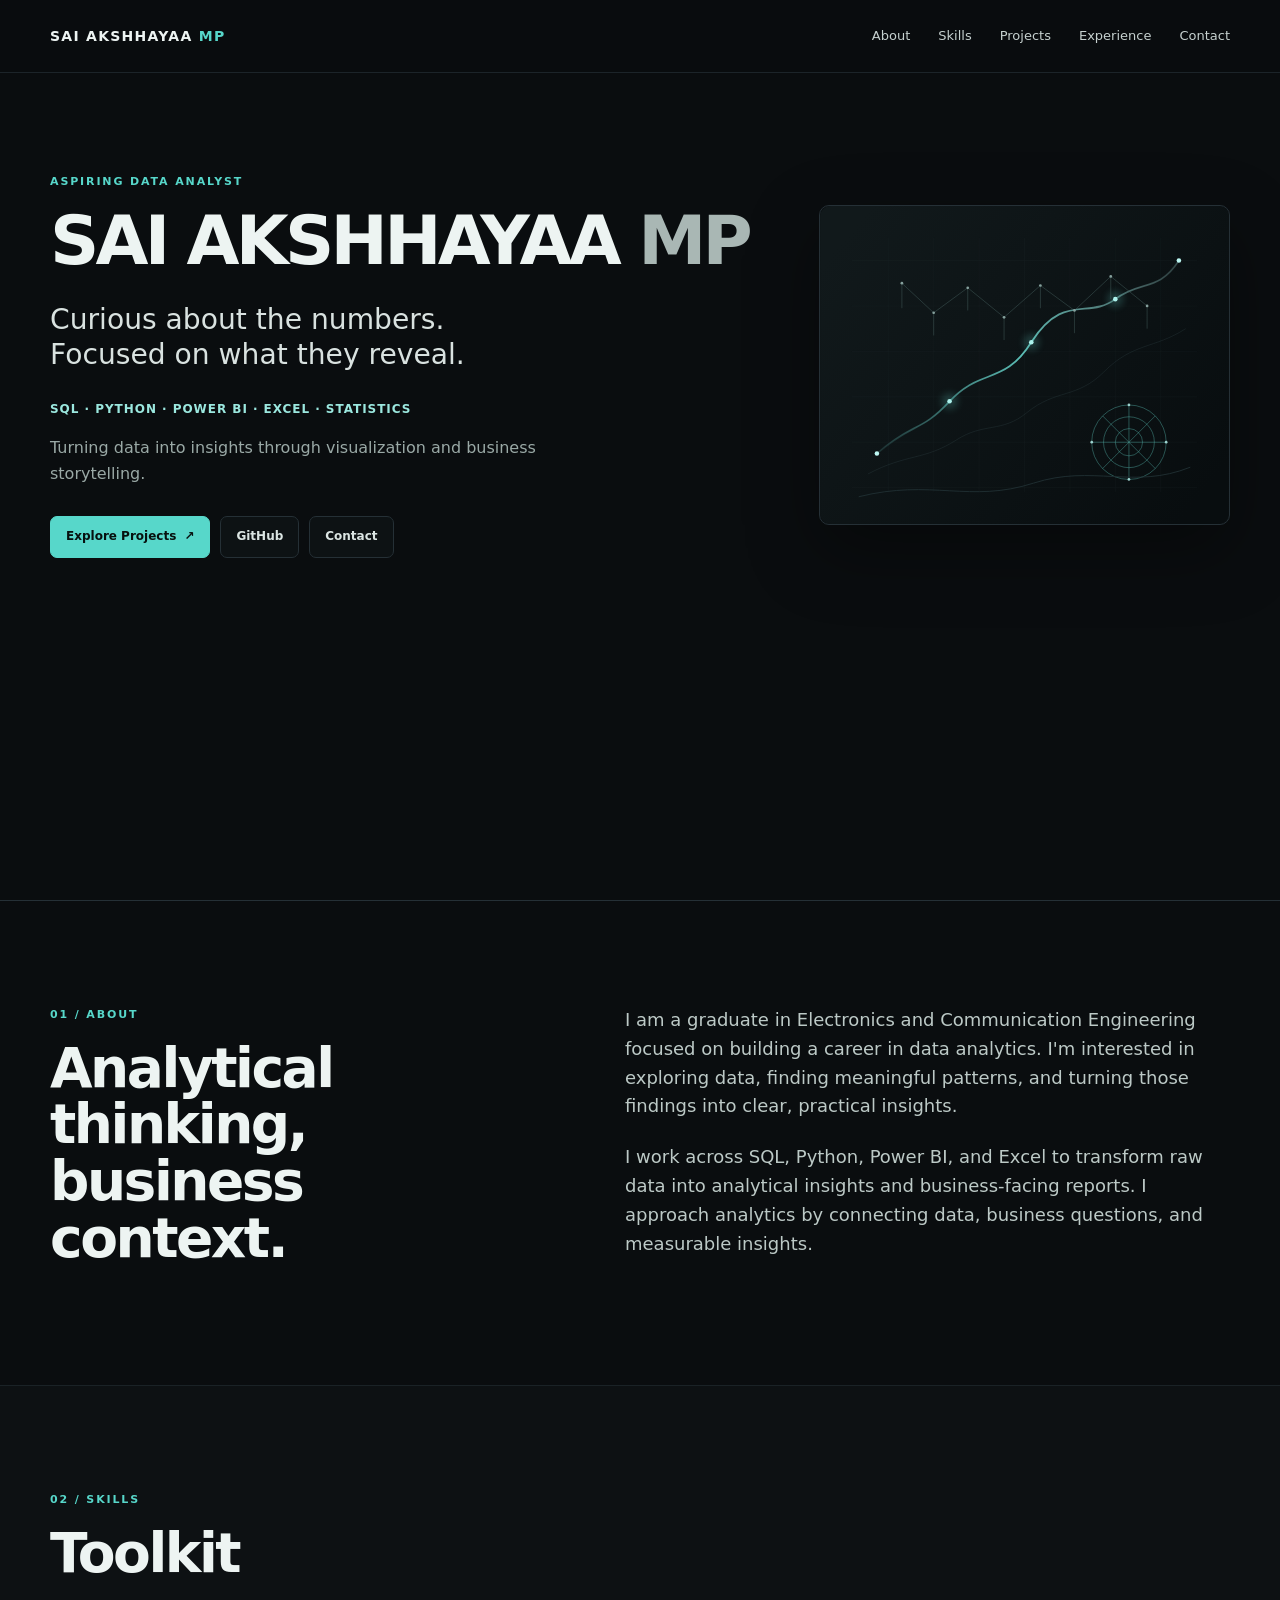
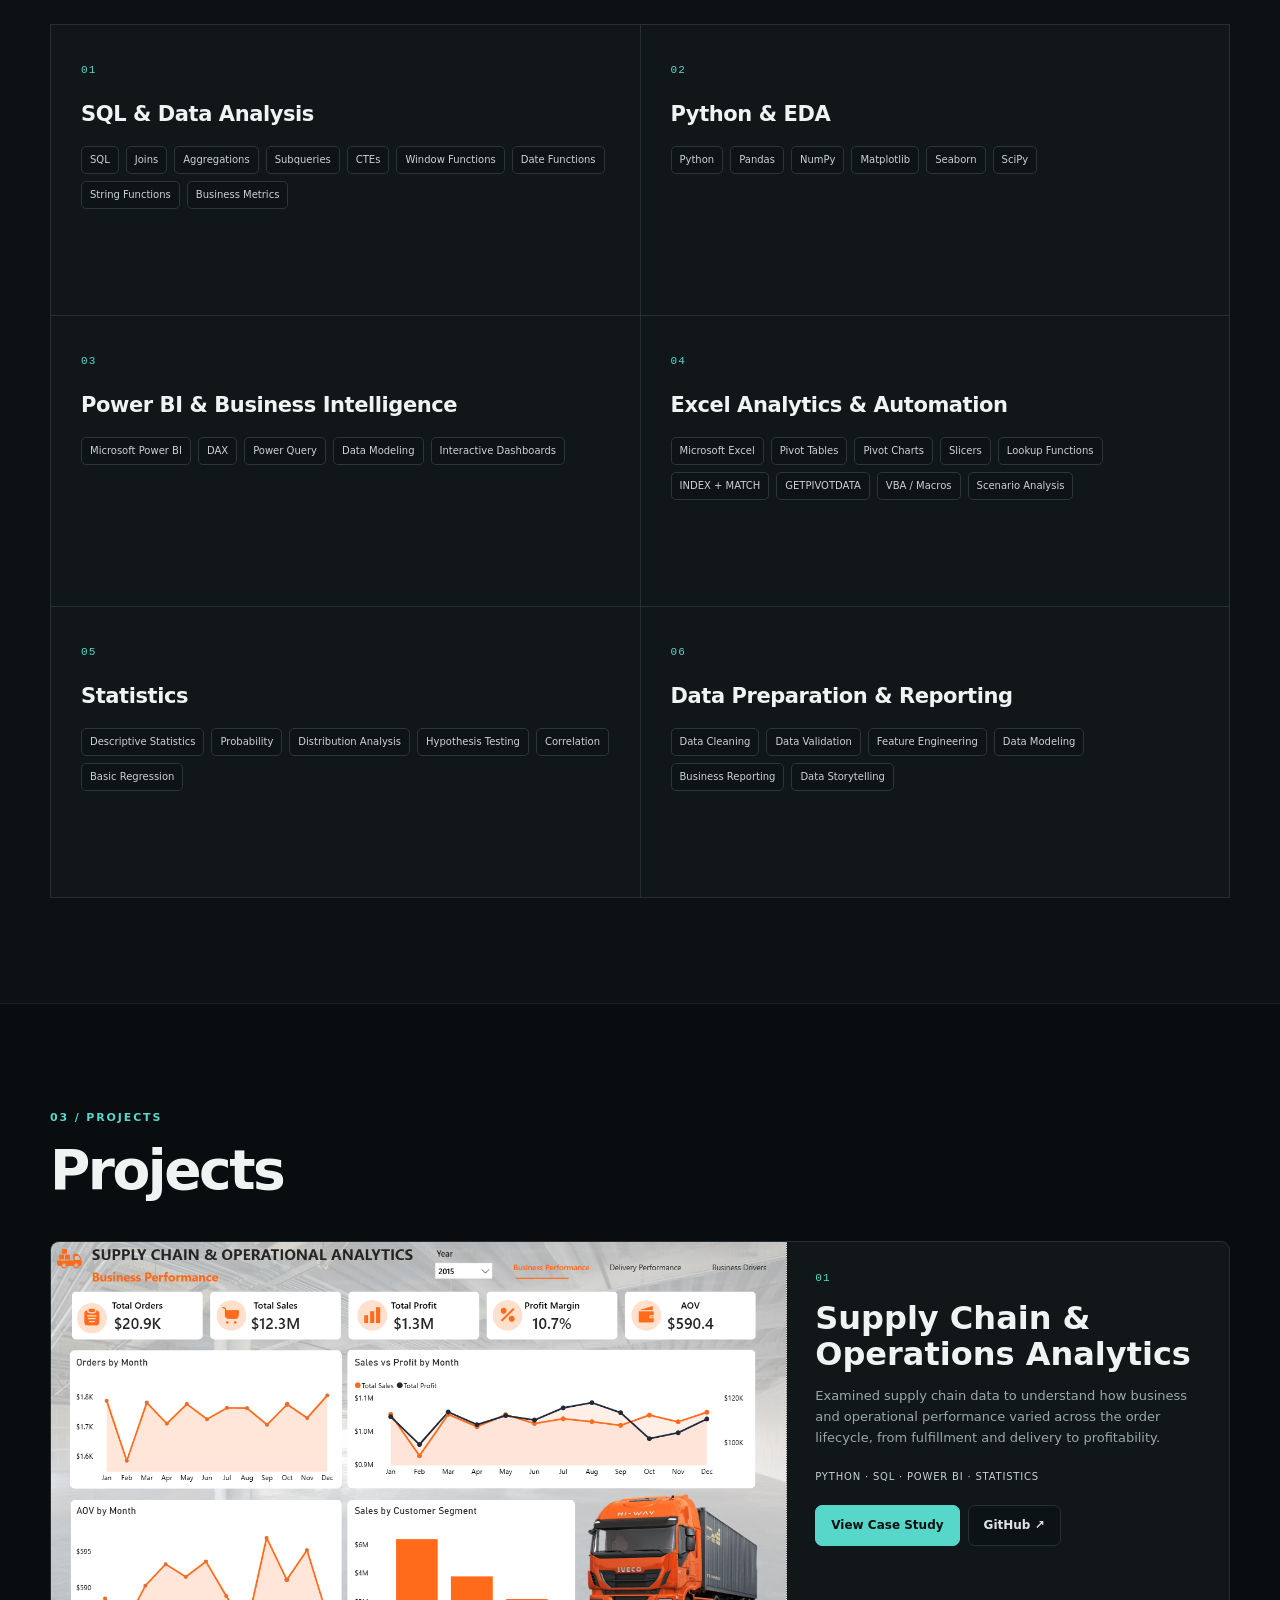
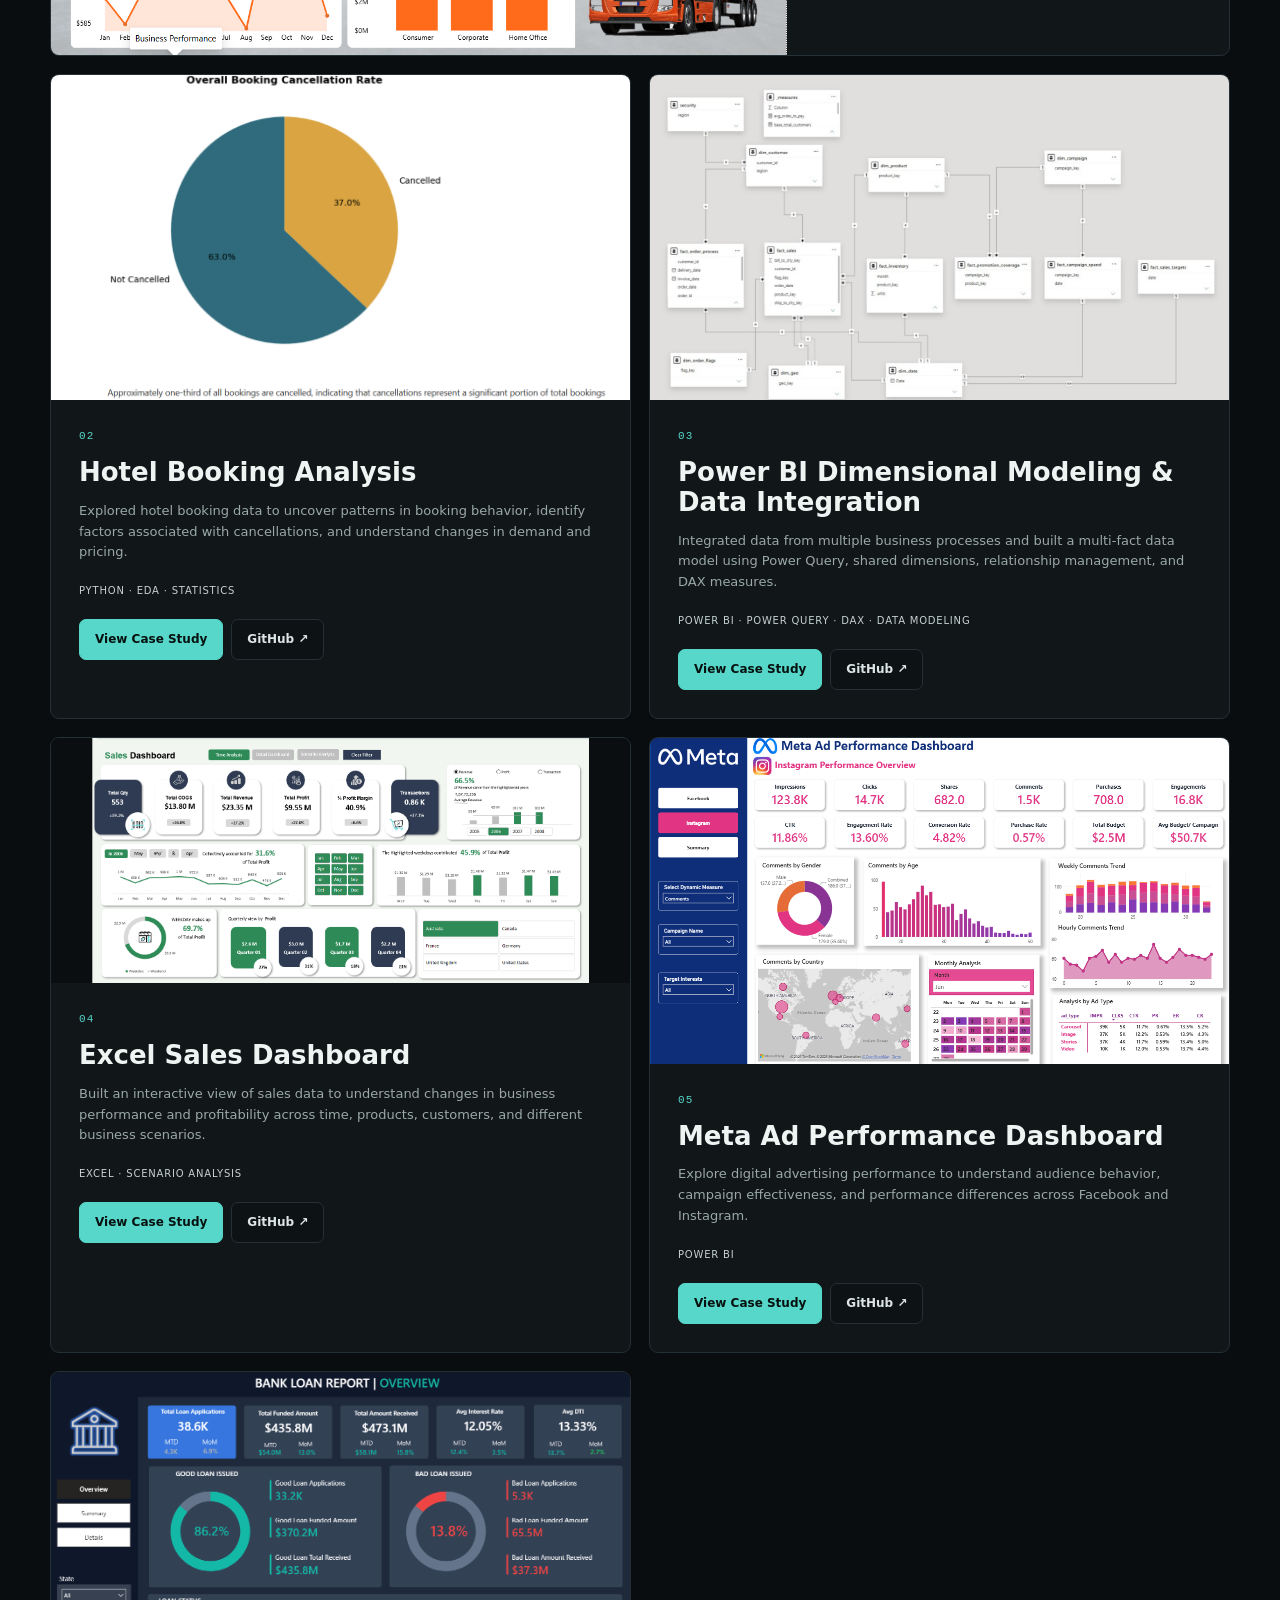
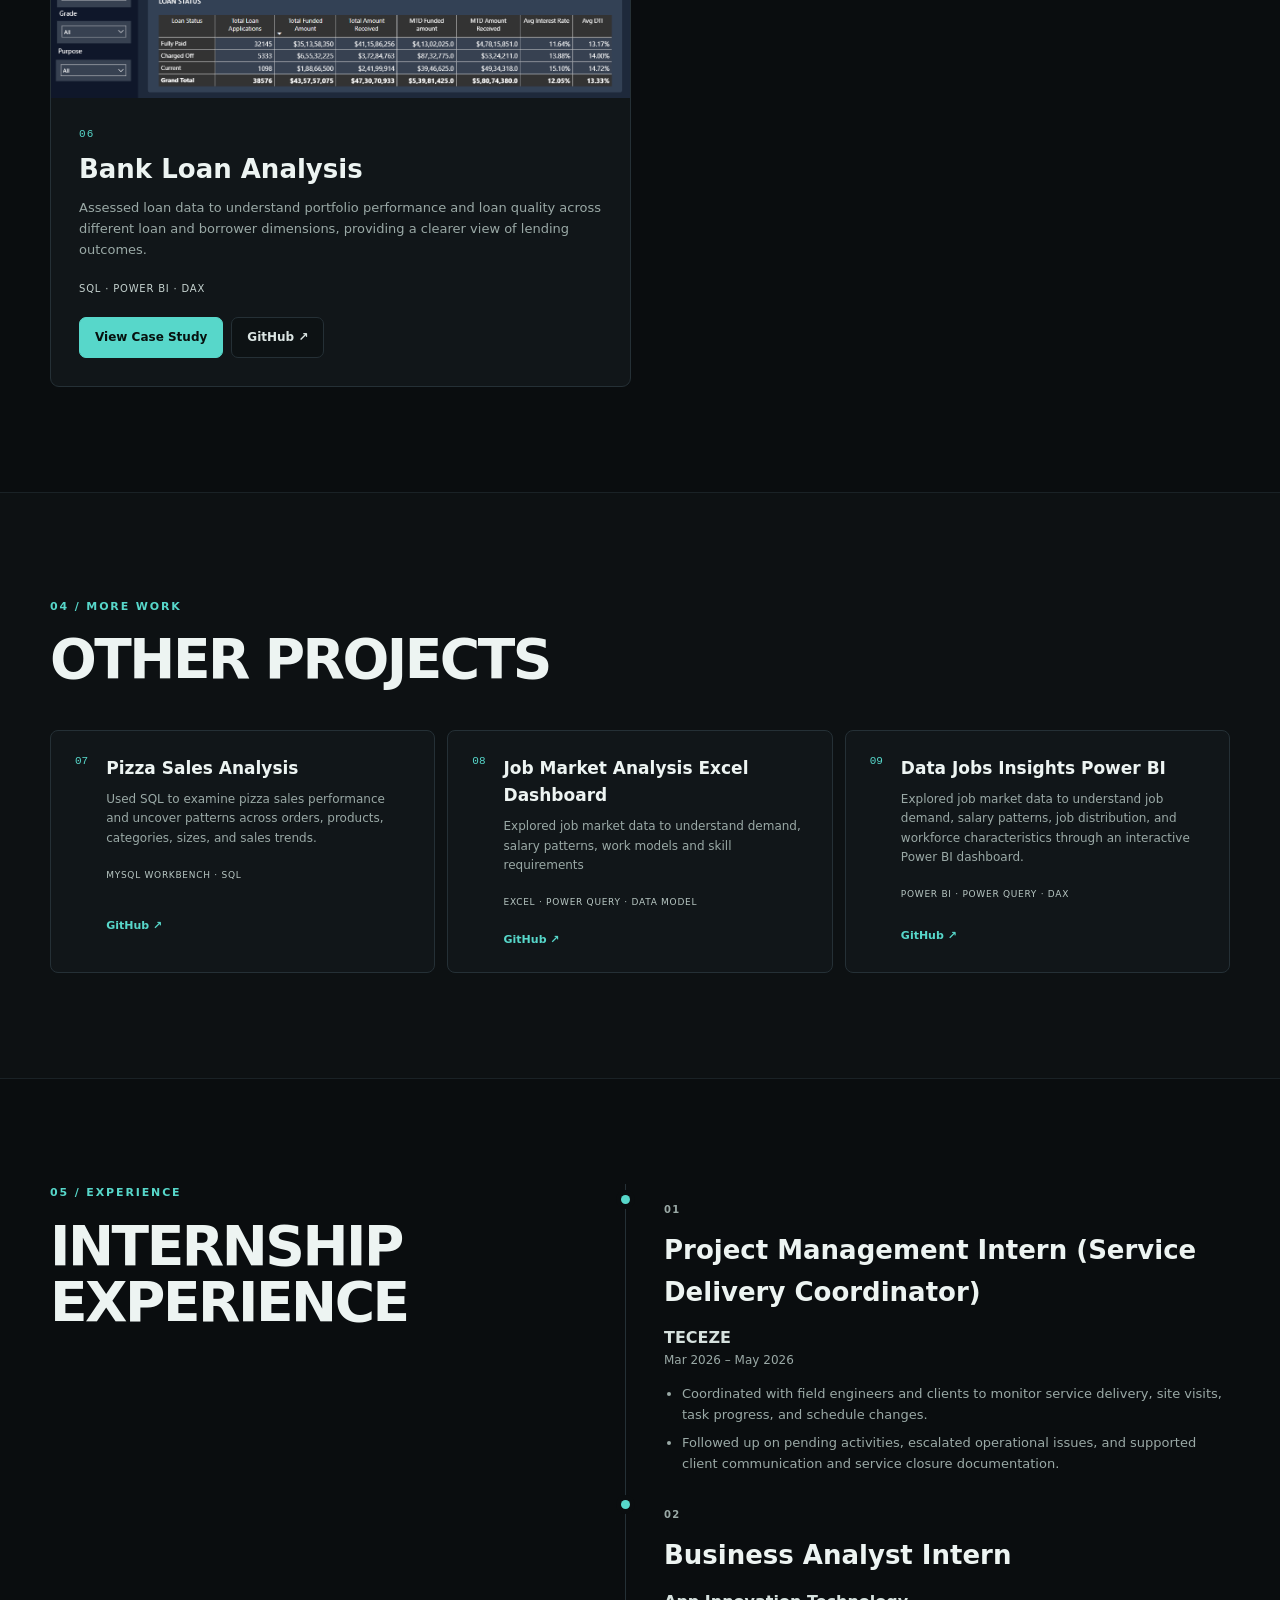
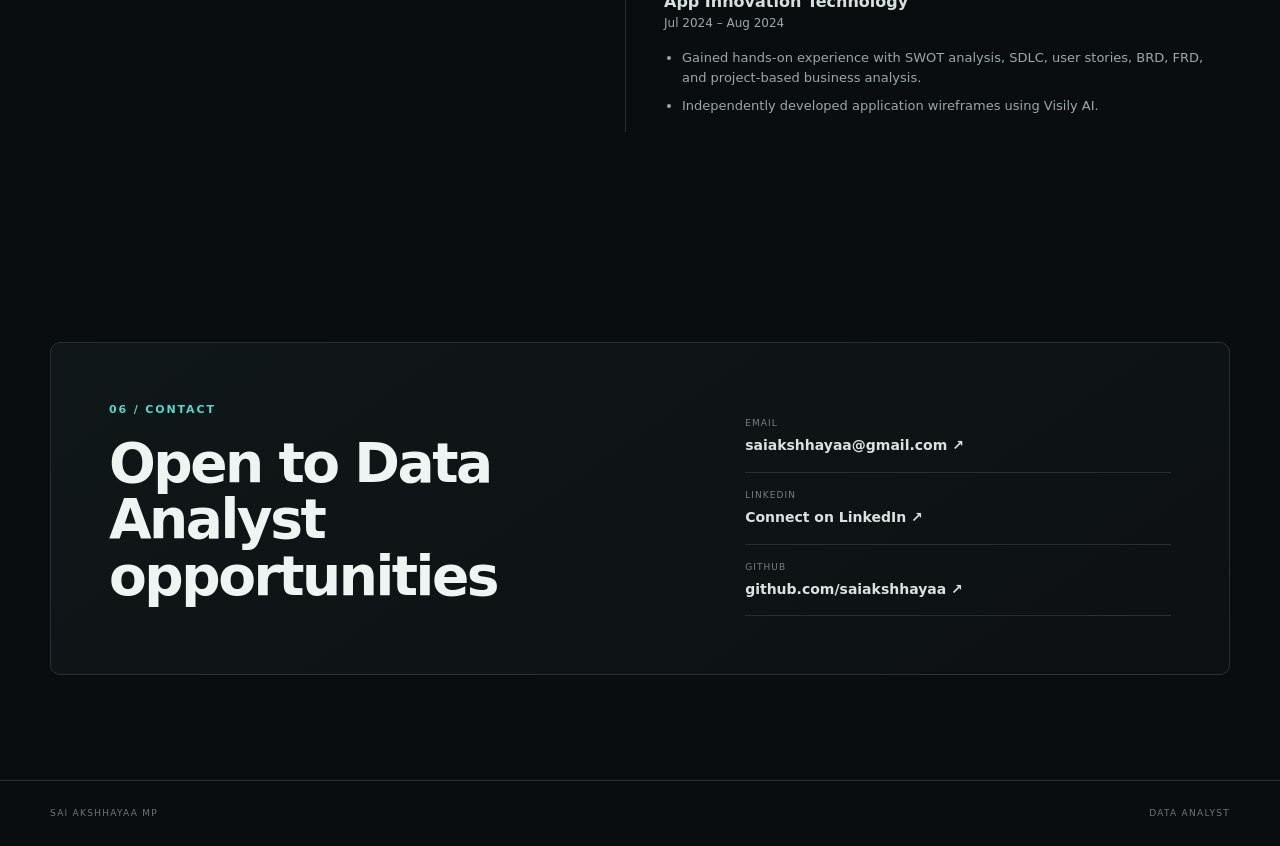
<file: index.html>
<!doctype html><html lang="en"><head><meta charset="utf-8"><meta name="viewport" content="width=device-width,initial-scale=1"><meta name="description" content="SAI AKSHHAYAA MP — Aspiring Data Analyst portfolio featuring business performance, operations, EDA, Excel, SQL and Power BI projects."><title>SAI AKSHHAYAA MP — Data Analyst</title><link rel="stylesheet" href="styles.css"></head><body>
<header class="site-header"><div class="container nav-wrap"><a class="brand" href="index.html">SAI AKSHHAYAA <span>MP</span></a><button class="menu" aria-label="Open navigation" aria-expanded="false">☰</button><nav><a href="#about">About</a><a href="#skills">Skills</a><a href="#projects">Projects</a><a href="#experience">Experience</a><a href="#contact">Contact</a></nav></div></header>
<main>
<section class="hero"><div class="container hero-grid"><div class="hero-copy reveal"><p class="eyebrow">ASPIRING DATA ANALYST</p><h1 class="hero-name">SAI AKSHHAYAA <span>MP</span></h1><p class="hero-quote">Curious about the numbers.<br>Focused on what they reveal.</p><p class="skill-line">SQL · PYTHON · POWER BI · EXCEL · STATISTICS</p><p class="hero-sub">Turning data into insights through visualization and business storytelling.</p><div class="actions"><a class="btn primary" href="#projects">Explore Projects <span>↗</span></a><a class="btn" target="_blank" rel="noopener" href="https://github.com/saiakshhayaa">GitHub</a><a class="btn" href="#contact">Contact</a></div></div><div class="hero-visual reveal" aria-label="Abstract analytics-inspired visual"><img src="assets/hero-analytics.svg" alt="Abstract data analysis visual"></div></section>
<section id="about" class="section"><div class="container split"><div><p class="eyebrow">01 / ABOUT</p><h2>Analytical thinking,<br>business context.</h2></div><div class="section-copy"><p>I am a graduate in Electronics and Communication Engineering focused on building a career in data analytics. I'm interested in exploring data, finding meaningful patterns, and turning those findings into clear, practical insights.</p><p>I work across SQL, Python, Power BI, and Excel to transform raw data into analytical insights and business-facing reports. I approach analytics by connecting data, business questions, and measurable insights.</p></div></div></section>
<section id="skills" class="section section-alt"><div class="container"><div class="section-head"><div><p class="eyebrow">02 / SKILLS</p><h2>Toolkit</h2></div></div><div class="skills-grid">
<article class="skill-card"><span class="num">01</span><h3>SQL & Data Analysis</h3><div class="chips"><span>SQL</span><span>Joins</span><span>Aggregations</span><span>Subqueries</span><span>CTEs</span><span>Window Functions</span><span>Date Functions</span><span>String Functions</span><span>Business Metrics</span></div></article>
<article class="skill-card"><span class="num">02</span><h3>Python & EDA</h3><div class="chips"><span>Python</span><span>Pandas</span><span>NumPy</span><span>Matplotlib</span><span>Seaborn</span><span>SciPy</span></div></article>
<article class="skill-card"><span class="num">03</span><h3>Power BI & Business Intelligence</h3><div class="chips"><span>Microsoft Power BI</span><span>DAX</span><span>Power Query</span><span>Data Modeling</span><span>Interactive Dashboards</span></div></article>
<article class="skill-card"><span class="num">04</span><h3>Excel Analytics & Automation</h3><div class="chips"><span>Microsoft Excel</span><span>Pivot Tables</span><span>Pivot Charts</span><span>Slicers</span><span>Lookup Functions</span><span>INDEX + MATCH</span><span>GETPIVOTDATA</span><span>VBA / Macros</span><span>Scenario Analysis</span></div></article>
<article class="skill-card"><span class="num">05</span><h3>Statistics</h3><div class="chips"><span>Descriptive Statistics</span><span>Probability</span><span>Distribution Analysis</span><span>Hypothesis Testing</span><span>Correlation</span><span>Basic Regression</span></div></article>
<article class="skill-card"><span class="num">06</span><h3>Data Preparation & Reporting</h3><div class="chips"><span>Data Cleaning</span><span>Data Validation</span><span>Feature Engineering</span><span>Data Modeling</span><span>Business Reporting</span><span>Data Storytelling</span></div></article>
</div></div></section>
<section id="projects" class="section"><div class="container"><div class="section-head"><div><p class="eyebrow">03 / PROJECTS</p><h2>Projects</h2></div></div><div class="featured-grid">
<article class="project-card flagship"><div class="project-image"><img src="assets/01-Supply Chain & Operations Analytics/business_performance.png" alt="Supply Chain Business Performance Power BI dashboard" loading="lazy"></div><div class="project-body"><div class="project-index">01</div><h3>Supply Chain & Operations Analytics</h3><p>Examined supply chain data to understand how business and operational performance varied across the order lifecycle, from fulfillment and delivery to profitability.</p><div class="project-meta">Python · SQL · Power BI · Statistics</div><div class="project-actions"><a class="btn primary" href="projects/supply-chain.html">View Case Study</a><a class="btn" target="_blank" rel="noopener" href="https://github.com/saiakshhayaa/Supply-Chain-Operations-Analytics">GitHub ↗</a></div></div></article>
<article class="project-card"><div class="project-image"><img src="assets/02-Hotel Booking Analysis/overall_booking_cancellation_rate.png" alt="Hotel Booking overall cancellation analysis" loading="lazy"></div><div class="project-body"><div class="project-index">02</div><h3>Hotel Booking Analysis</h3><p>Explored hotel booking data to uncover patterns in booking behavior, identify factors associated with cancellations, and understand changes in demand and pricing.</p><div class="project-meta">Python · EDA · Statistics</div><div class="project-actions"><a class="btn primary" href="projects/hotel-booking.html">View Case Study</a><a class="btn" target="_blank" rel="noopener" href="https://github.com/saiakshhayaa/Hotel-Booking-Analysis">GitHub ↗</a></div></div></article>
<article class="project-card"><div class="project-image"><img src="assets/03-Power BI Dimensional Modeling/data-model.jpg" alt="Power BI multi-fact dimensional data model and table relationships" loading="lazy"></div><div class="project-body"><div class="project-index">03</div><h3>Power BI Dimensional Modeling &amp; Data Integration</h3><p>Integrated data from multiple business processes and built a multi-fact data model using Power Query, shared dimensions, relationship management, and DAX measures.</p><div class="project-meta">Power BI · Power Query · DAX · Data Modeling</div><div class="project-actions"><a class="btn primary" href="projects/data-modeling.html">View Case Study</a><a class="btn" target="_blank" rel="noopener" href="https://github.com/saiakshhayaa/power-bi-dimensional-modeling">GitHub ↗</a></div></div></article>
<article class="project-card"><div class="project-image excel-preview"><img src="assets/03-Excel Sales Dashboard/excel-sales-dashboard-full.png" alt="Excel Sales Dashboard full dashboard" loading="lazy"></div><div class="project-body"><div class="project-index">04</div><h3>Excel Sales Dashboard</h3><p>Built an interactive view of sales data to understand changes in business performance and profitability across time, products, customers, and different business scenarios.</p><div class="project-meta">Excel · Scenario Analysis</div><div class="project-actions"><a class="btn primary" href="projects/excel-sales.html">View Case Study</a><a class="btn" target="_blank" rel="noopener" href="https://github.com/saiakshhayaa/Excel-Sales-Dashboard">GitHub ↗</a></div></div></article>
<article class="project-card"><div class="project-image"><img src="assets/05-Meta Ad Performance/Instagram_dashboard.png" alt="Meta Ad Performance Instagram dashboard" loading="lazy"></div><div class="project-body"><div class="project-index">05</div><h3>Meta Ad Performance Dashboard</h3><p>Explore digital advertising performance to understand audience behavior, campaign effectiveness, and performance differences across Facebook and Instagram.</p><div class="project-meta">Power BI</div><div class="project-actions"><a class="btn primary" href="projects/meta-ads.html">View Case Study</a><a class="btn" target="_blank" rel="noopener" href="https://github.com/saiakshhayaa/Meta-Ad-Performance-Dashboard">GitHub ↗</a></div></div></article>
<article class="project-card"><div class="project-image"><img src="assets/04-Bank Loan Analysis/overview_page.png" alt="Bank Loan Analysis overview Power BI dashboard" loading="lazy"></div><div class="project-body"><div class="project-index">06</div><h3>Bank Loan Analysis</h3><p>Assessed loan data to understand portfolio performance and loan quality across different loan and borrower dimensions, providing a clearer view of lending outcomes.</p><div class="project-meta">SQL · Power BI · DAX</div><div class="project-actions"><a class="btn primary" href="projects/bank-loan.html">View Case Study</a><a class="btn" target="_blank" rel="noopener" href="https://github.com/saiakshhayaa/Bank-Loan-Analysis">GitHub ↗</a></div></div></article>
</div></div></section>
<section id="more-work" class="section section-alt"><div class="container"><div class="section-head"><div><p class="eyebrow">04 / MORE WORK</p><h2>OTHER PROJECTS</h2></div></div><div class="more-grid">
<article class="more-card"><span>07</span><div><h3>Pizza Sales Analysis</h3><p>Used SQL to examine pizza sales performance and uncover patterns across orders, products, categories, sizes, and sales trends.</p><small>MySQL Workbench · SQL</small></div><a target="_blank" rel="noopener" href="https://github.com/saiakshhayaa/Pizza-Sales-SQL-Project">GitHub ↗</a></article>
<article class="more-card"><span>08</span><div><h3>Job Market Analysis Excel Dashboard</h3><p>Explored job market data to understand demand, salary patterns, work models and skill requirements</p><small>Excel · Power Query · Data Model</small></div><a target="_blank" rel="noopener" href="https://github.com/saiakshhayaa/job_market_analysis_excel_dashboard">GitHub ↗</a></article>
<article class="more-card"><span>09</span><div><h3>Data Jobs Insights Power BI</h3><p>Explored job market data to understand job demand, salary patterns, job distribution, and workforce characteristics through an interactive Power BI dashboard.</p><small>Power BI · Power Query · DAX</small></div><a target="_blank" rel="noopener" href="https://github.com/saiakshhayaa/Data_Jobs_Insights_PowerBi">GitHub ↗</a></article>
</div></div></section>
<section id="experience" class="section"><div class="container split"><div><p class="eyebrow">05 / EXPERIENCE</p><h2>INTERNSHIP EXPERIENCE</h2></div><div class="experience-list"><article class="experience-card"><div class="timeline-dot"></div><div><p class="experience-kicker">01</p><h3>Project Management Intern (Service Delivery Coordinator)</h3><p class="experience-company">TECEZE</p><p class="muted">Mar 2026 – May 2026</p><ul><li>Coordinated with field engineers and clients to monitor service delivery, site visits, task progress, and schedule changes.</li><li>Followed up on pending activities, escalated operational issues, and supported client communication and service closure documentation.</li></ul></div></article><article class="experience-card"><div class="timeline-dot"></div><div><p class="experience-kicker">02</p><h3>Business Analyst Intern</h3><p class="experience-company">App Innovation Technology</p><p class="muted">Jul 2024 – Aug 2024</p><ul><li>Gained hands-on experience with SWOT analysis, SDLC, user stories, BRD, FRD, and project-based business analysis.</li><li>Independently developed application wireframes using Visily AI.</li></ul></div></article></div></div></section>

<section id="contact" class="section contact"><div class="container contact-box"><div><p class="eyebrow">06 / CONTACT</p><h2>Open to Data Analyst<br>opportunities</h2></div><div class="contact-links"><a href="mailto:saiakshhayaa@gmail.com"><span>Email</span><strong>saiakshhayaa@gmail.com ↗</strong></a><a target="_blank" rel="noopener" href="https://www.linkedin.com/in/sai-akshhayaa-m-p-2196bb259"><span>LinkedIn</span><strong>Connect on LinkedIn ↗</strong></a><a target="_blank" rel="noopener" href="https://github.com/saiakshhayaa"><span>GitHub</span><strong>github.com/saiakshhayaa ↗</strong></a></div></div></section>
</main><footer><div class="container"><span>SAI AKSHHAYAA MP</span><span>DATA ANALYST</span></div></footer><script src="script.js"></script></body></html>
</file>
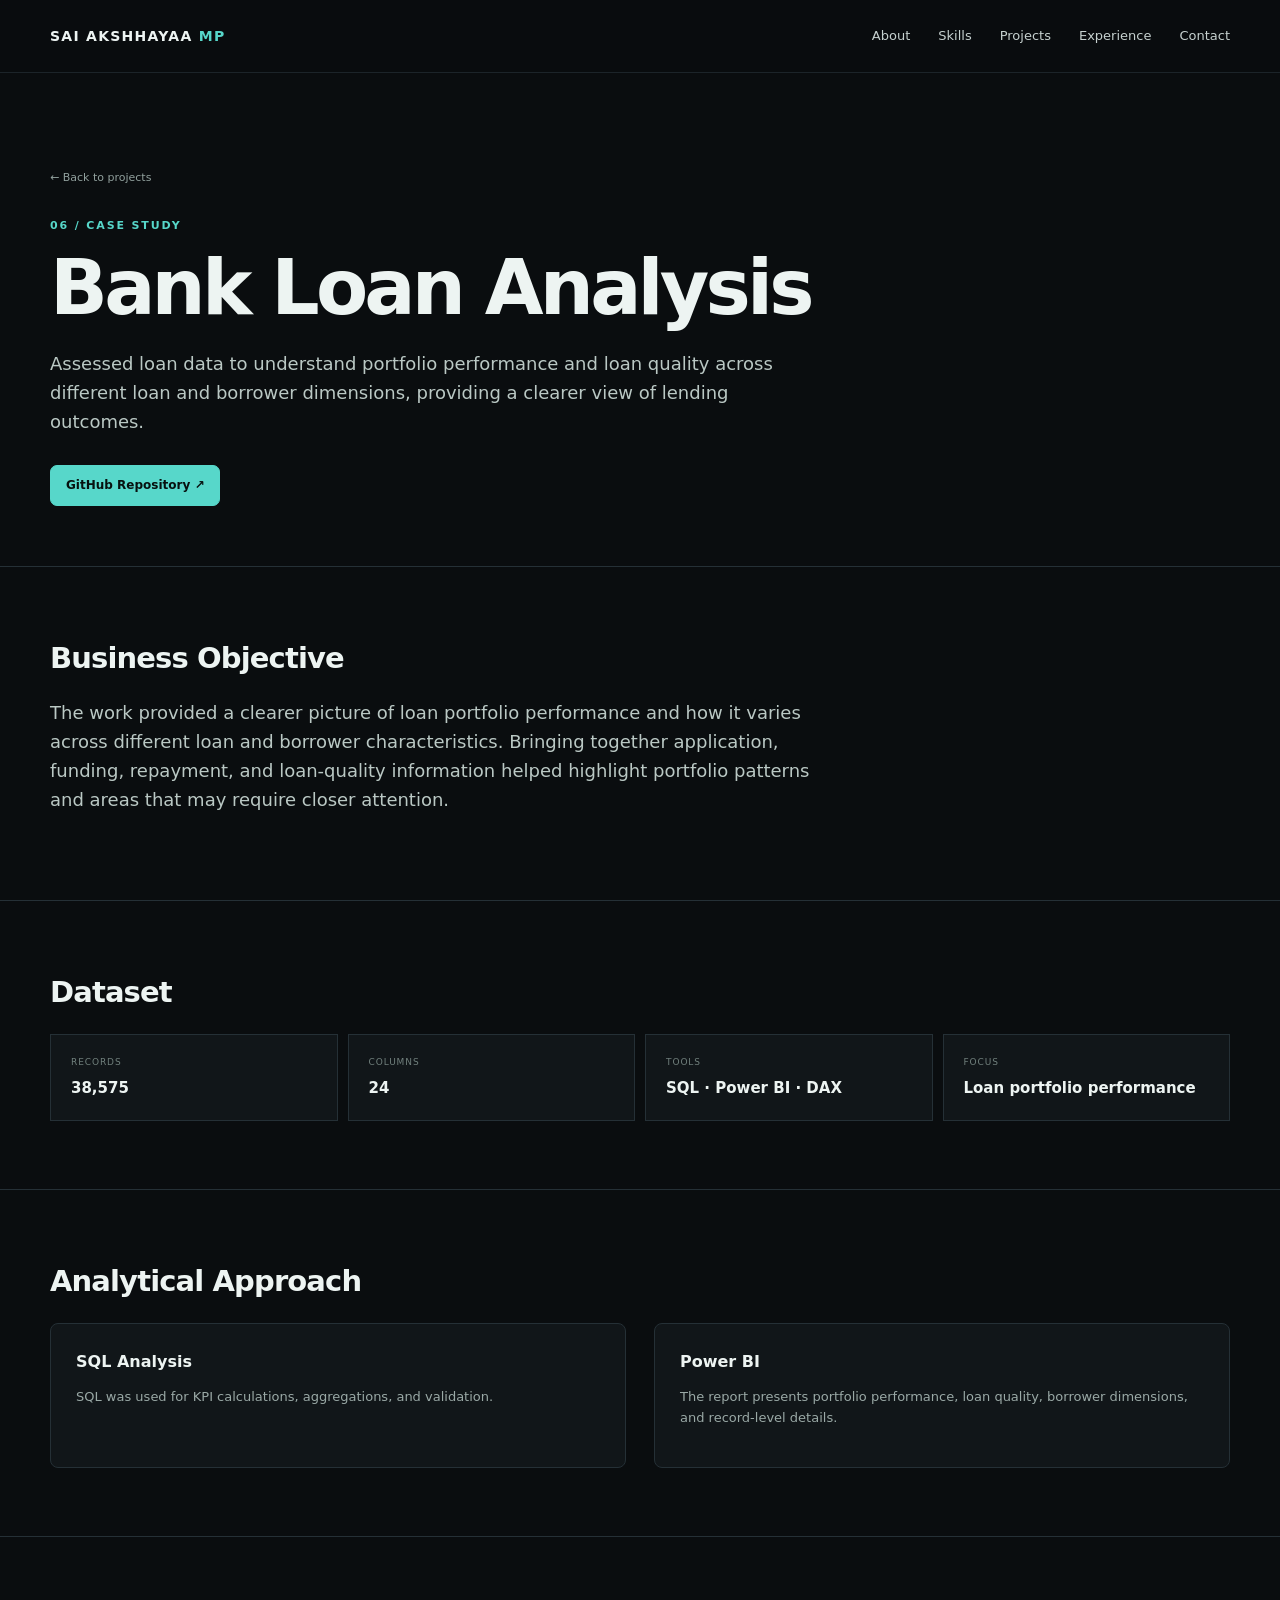
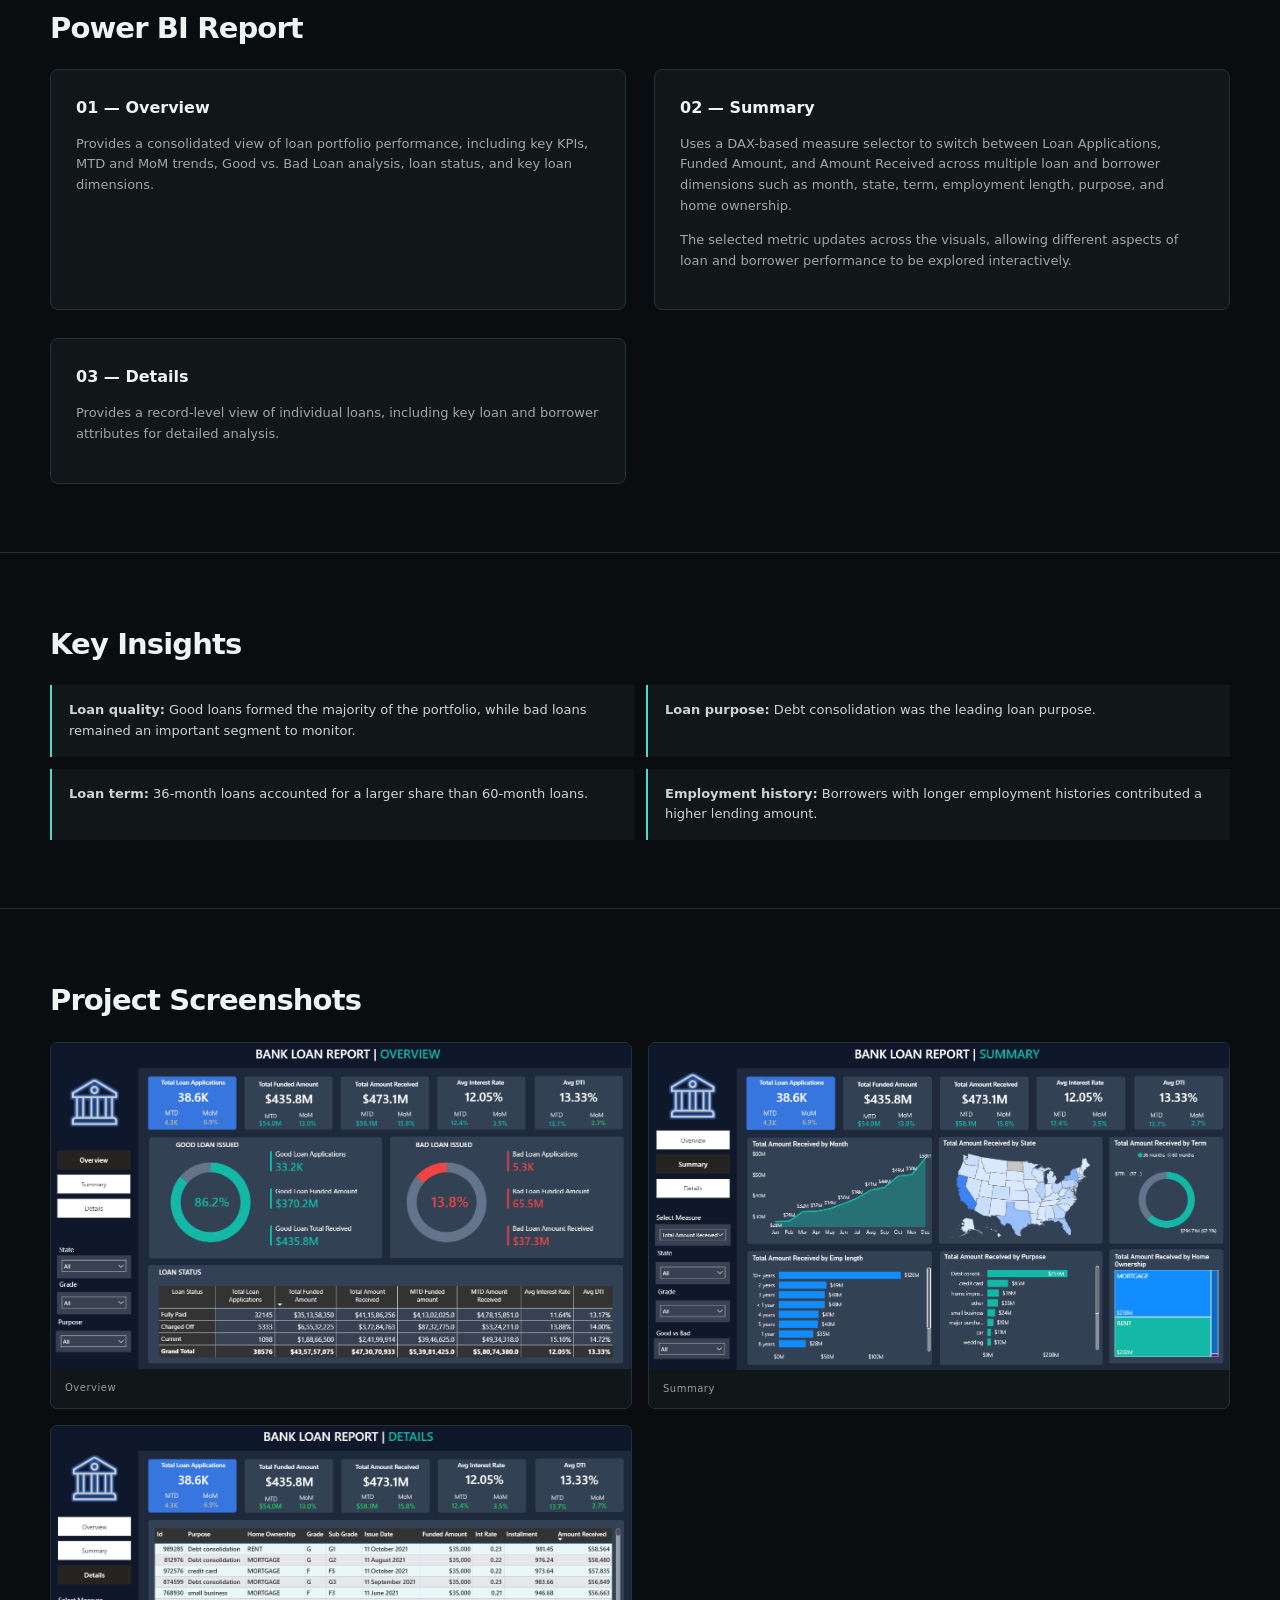
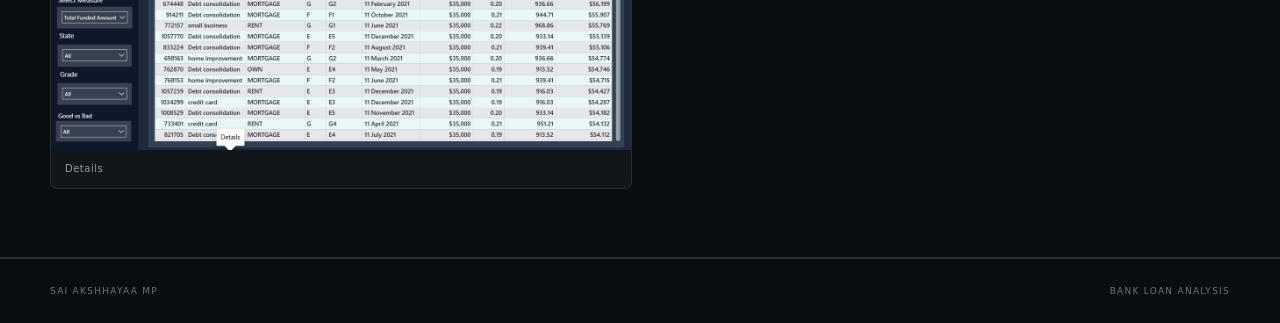
<file: projects/bank-loan.html>
<!doctype html><html lang="en"><head><meta charset="utf-8"><meta name="viewport" content="width=device-width,initial-scale=1"><title>Bank Loan Analysis — Case Study</title><link rel="stylesheet" href="../styles.css"></head><body><header class="site-header"><div class="container nav-wrap"><a class="brand" href="../index.html">SAI AKSHHAYAA <span>MP</span></a><button class="menu">☰</button><nav><a href="../index.html#about">About</a><a href="../index.html#skills">Skills</a><a href="../index.html#projects">Projects</a><a href="../index.html#experience">Experience</a><a href="../index.html#contact">Contact</a></nav></div></header><main><section class="case-hero"><div class="container"><a class="back" href="../index.html#projects">← Back to projects</a><p class="eyebrow" style="margin-top:28px">06 / CASE STUDY</p><h1>Bank Loan Analysis</h1><p class="case-lead">Assessed loan data to understand portfolio performance and loan quality across different loan and borrower dimensions, providing a clearer view of lending outcomes.</p><div class="case-actions"><a class="btn primary" target="_blank" rel="noopener" href="https://github.com/saiakshhayaa/Bank-Loan-Analysis">GitHub Repository ↗</a></div></div></section><section class="case-section"><div class="container"><h2>Business Objective</h2><p class="case-lead">The work provided a clearer picture of loan portfolio performance and how it varies across different loan and borrower characteristics. Bringing together application, funding, repayment, and loan-quality information helped highlight portfolio patterns and areas that may require closer attention.</p></div></section><section class="case-section"><div class="container"><h2>Dataset</h2><div class="facts"><div class="fact"><span>RECORDS</span><strong>38,575</strong></div><div class="fact"><span>COLUMNS</span><strong>24</strong></div><div class="fact"><span>TOOLS</span><strong>SQL · Power BI · DAX</strong></div><div class="fact"><span>FOCUS</span><strong>Loan portfolio performance</strong></div></div></div></section><section class="case-section"><div class="container"><h2>Analytical Approach</h2><div class="case-grid"><div class="case-card"><h3>SQL Analysis</h3><p>SQL was used for KPI calculations, aggregations, and validation.</p></div><div class="case-card"><h3>Power BI</h3><p>The report presents portfolio performance, loan quality, borrower dimensions, and record-level details.</p></div></div></div></section><section class="case-section"><div class="container"><h2>Power BI Report</h2><div class="case-grid"><div class="case-card"><h3>01 — Overview</h3><p>Provides a consolidated view of loan portfolio performance, including key KPIs, MTD and MoM trends, Good vs. Bad Loan analysis, loan status, and key loan dimensions.</p></div><div class="case-card"><h3>02 — Summary</h3><p>Uses a DAX-based measure selector to switch between Loan Applications, Funded Amount, and Amount Received across multiple loan and borrower dimensions such as month, state, term, employment length, purpose, and home ownership.</p><p>The selected metric updates across the visuals, allowing different aspects of loan and borrower performance to be explored interactively.</p></div><div class="case-card"><h3>03 — Details</h3><p>Provides a record-level view of individual loans, including key loan and borrower attributes for detailed analysis.</p></div></div></div></section><section class="case-section"><div class="container"><h2>Key Insights</h2><div class="findings"><div class="finding"><strong>Loan quality:</strong> Good loans formed the majority of the portfolio, while bad loans remained an important segment to monitor.</div><div class="finding"><strong>Loan purpose:</strong> Debt consolidation was the leading loan purpose.</div><div class="finding"><strong>Loan term:</strong> 36-month loans accounted for a larger share than 60-month loans.</div><div class="finding"><strong>Employment history:</strong> Borrowers with longer employment histories contributed a higher lending amount.</div></div></div></section><section class="case-section"><div class="container"><h2>Project Screenshots</h2><div class="gallery"><figure><img src="../assets/04-Bank Loan Analysis/overview_page.png" alt="Bank Loan Overview dashboard"><figcaption>Overview</figcaption></figure><figure><img src="../assets/04-Bank Loan Analysis/summary_page.png" alt="Bank Loan Summary dashboard"><figcaption>Summary</figcaption></figure><figure><img src="../assets/04-Bank Loan Analysis/details_page.png" alt="Bank Loan Details page"><figcaption>Details</figcaption></figure></div></div></section></main><footer><div class="container"><span>SAI AKSHHAYAA MP</span><span>BANK LOAN ANALYSIS</span></div></footer><script src="../script.js"></script></body></html>
</file>
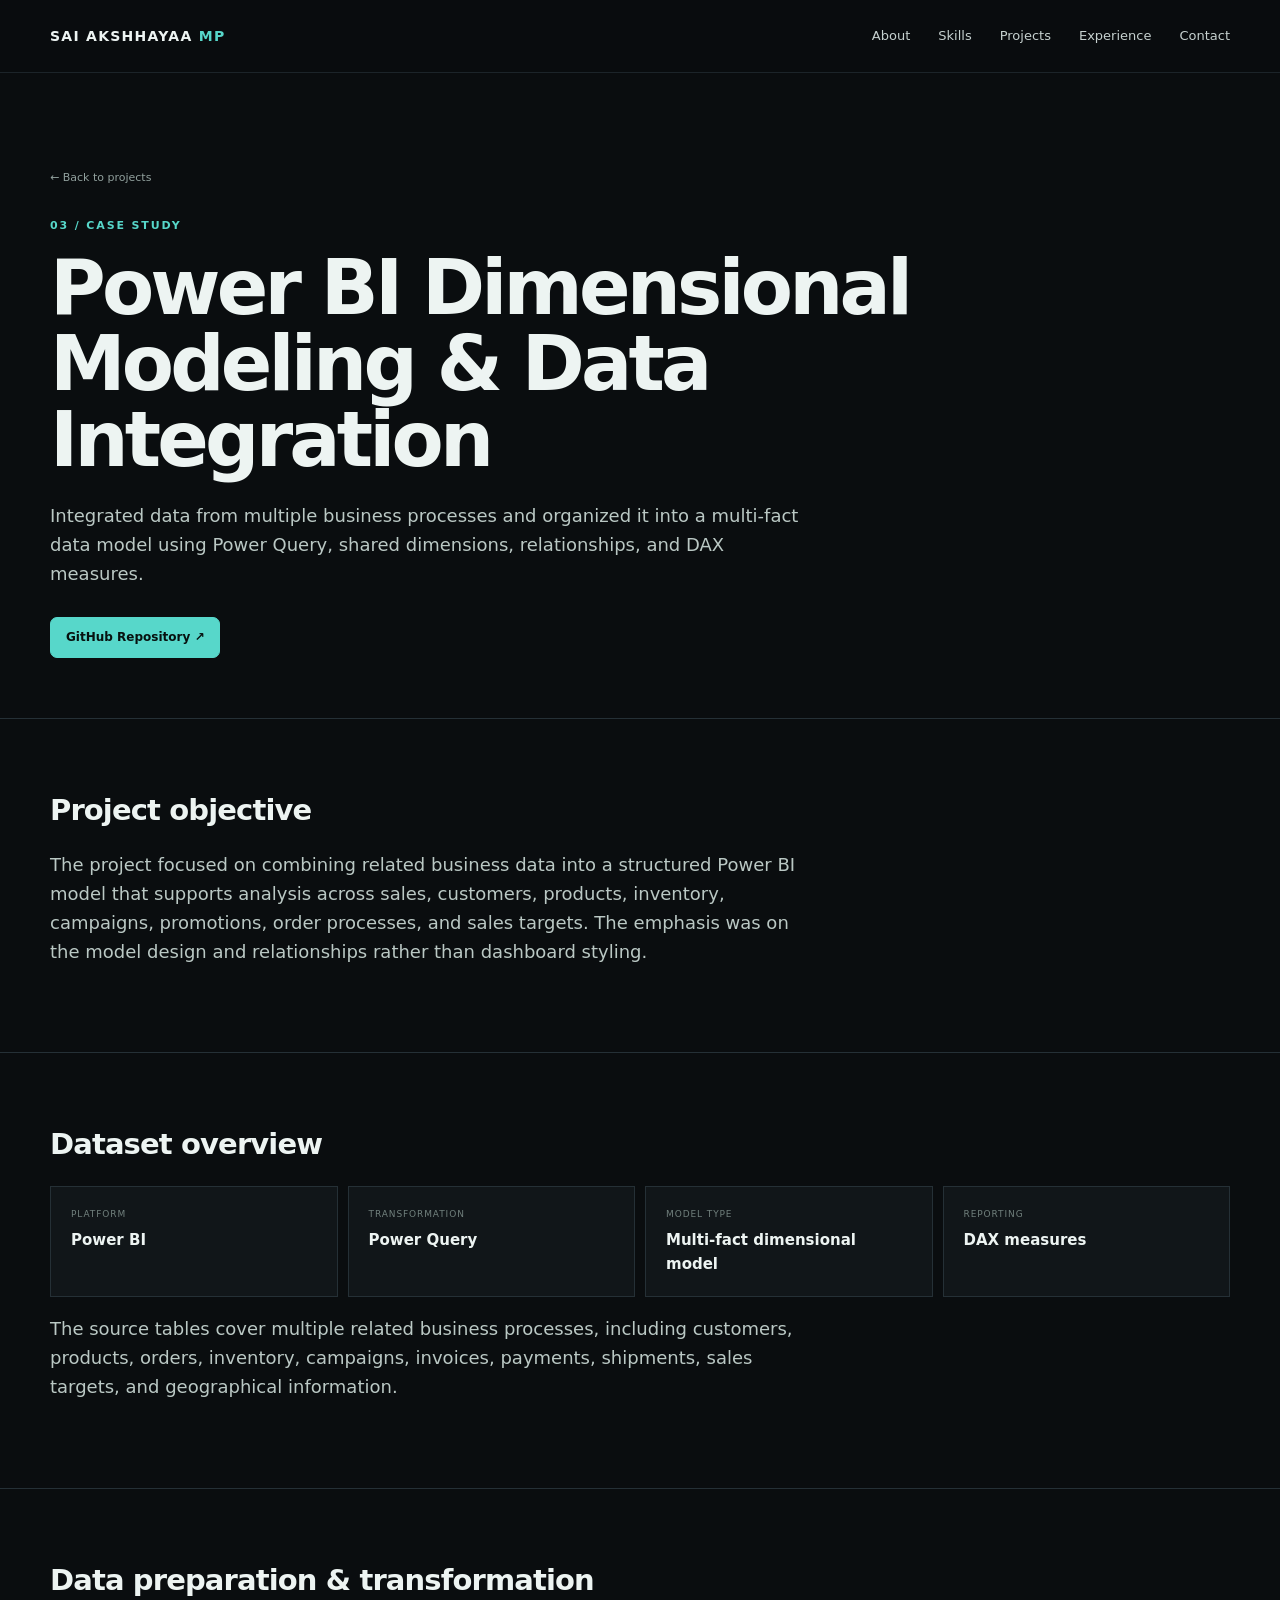
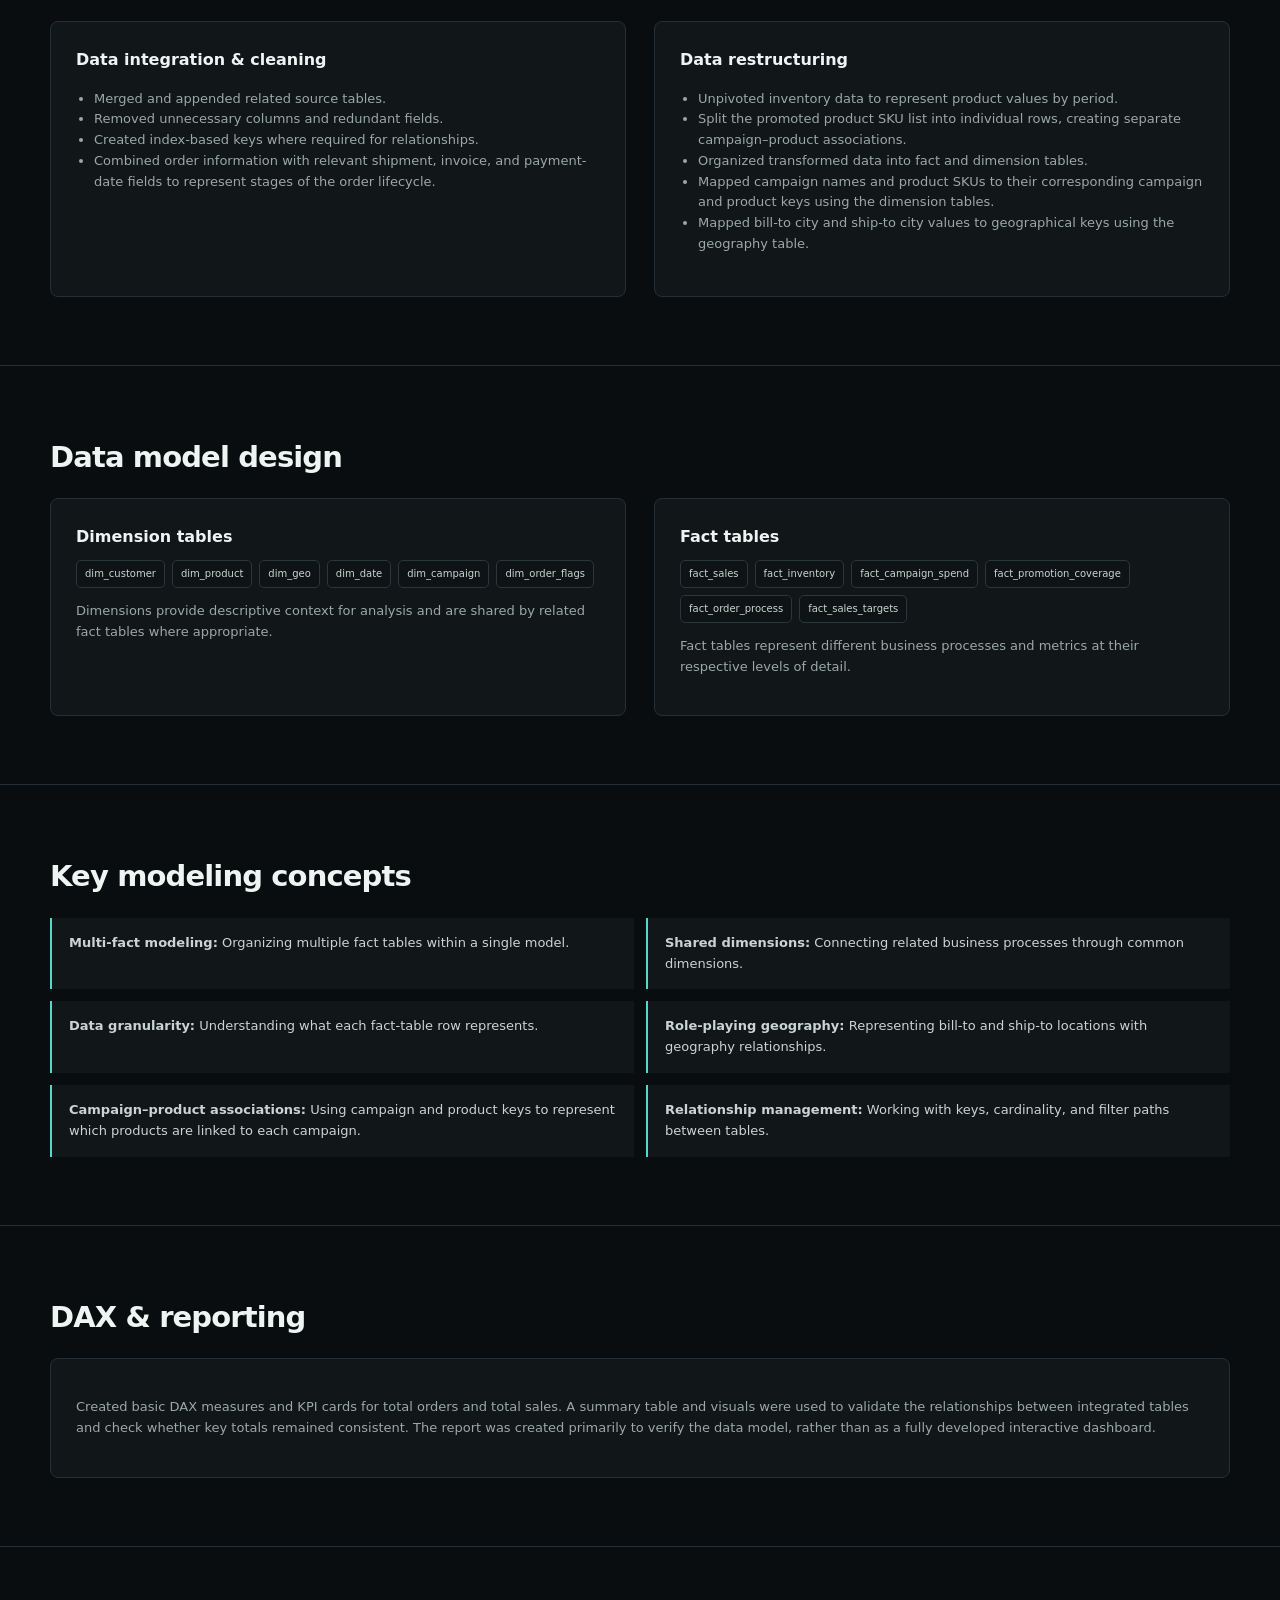
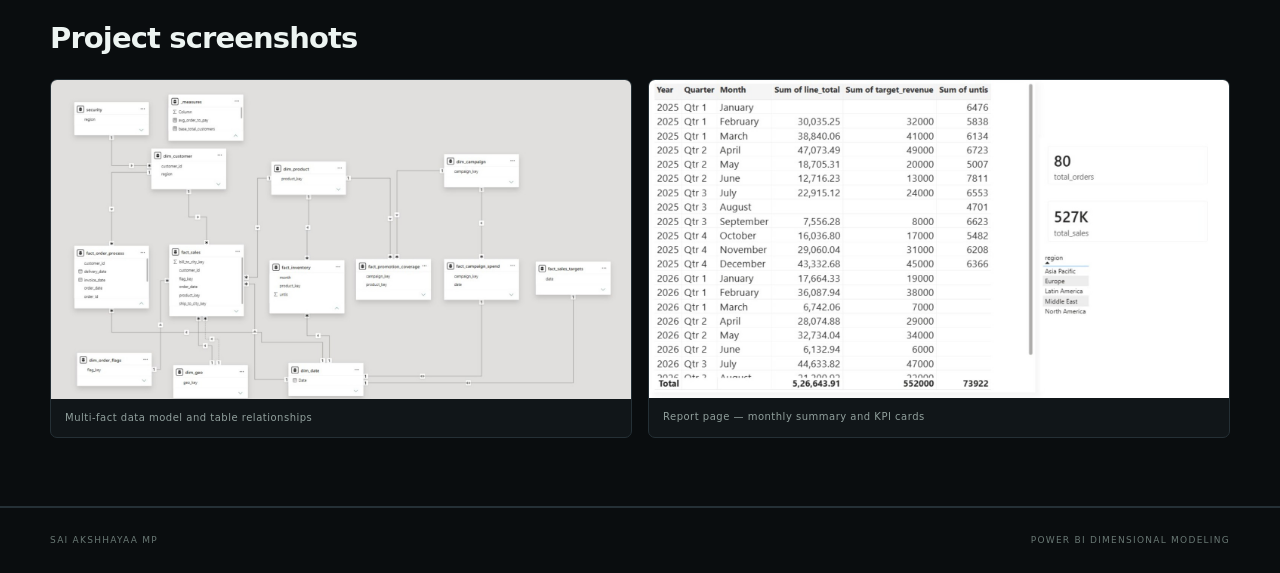
<file: projects/data-modeling.html>
<!doctype html><html lang="en"><head><meta charset="utf-8"><meta name="viewport" content="width=device-width,initial-scale=1"><meta name="description" content="Power BI Dimensional Modeling & Data Integration case study covering Power Query, fact and dimension tables, shared dimensions, relationships, and DAX measures."><title>Power BI Dimensional Modeling &amp; Data Integration — Case Study</title><link rel="stylesheet" href="../styles.css"></head><body><header class="site-header"><div class="container nav-wrap"><a class="brand" href="../index.html">SAI AKSHHAYAA <span>MP</span></a><button class="menu" aria-label="Open navigation" aria-expanded="false">☰</button><nav><a href="../index.html#about">About</a><a href="../index.html#skills">Skills</a><a href="../index.html#projects">Projects</a><a href="../index.html#experience">Experience</a><a href="../index.html#contact">Contact</a></nav></div></header><main>
<section class="case-hero"><div class="container"><a class="back" href="../index.html#projects">← Back to projects</a><p class="eyebrow" style="margin-top:28px">03 / CASE STUDY</p><h1>Power BI Dimensional Modeling &amp; Data Integration</h1><p class="case-lead">Integrated data from multiple business processes and organized it into a multi-fact data model using Power Query, shared dimensions, relationships, and DAX measures.</p><div class="case-actions"><a class="btn primary" target="_blank" rel="noopener" href="https://github.com/saiakshhayaa/power-bi-dimensional-modeling">GitHub Repository ↗</a></div></div></section>
<section class="case-section"><div class="container"><h2>Project objective</h2><p class="case-lead">The project focused on combining related business data into a structured Power BI model that supports analysis across sales, customers, products, inventory, campaigns, promotions, order processes, and sales targets. The emphasis was on the model design and relationships rather than dashboard styling.</p></div></section>
<section class="case-section"><div class="container"><h2>Dataset overview</h2><div class="facts"><div class="fact"><span>PLATFORM</span><strong>Power BI</strong></div><div class="fact"><span>TRANSFORMATION</span><strong>Power Query</strong></div><div class="fact"><span>MODEL TYPE</span><strong>Multi-fact dimensional model</strong></div><div class="fact"><span>REPORTING</span><strong>DAX measures</strong></div></div><p class="case-lead">The source tables cover multiple related business processes, including customers, products, orders, inventory, campaigns, invoices, payments, shipments, sales targets, and geographical information.</p></div></section>
<section class="case-section"><div class="container"><h2>Data preparation &amp; transformation</h2><div class="case-grid"><div class="case-card"><h3>Data integration &amp; cleaning</h3><ul><li>Merged and appended related source tables.</li><li>Removed unnecessary columns and redundant fields.</li><li>Created index-based keys where required for relationships.</li><li>Combined order information with relevant shipment, invoice, and payment-date fields to represent stages of the order lifecycle.</li></ul></div><div class="case-card"><h3>Data restructuring</h3><ul><li>Unpivoted inventory data to represent product values by period.</li><li>Split the promoted product SKU list into individual rows, creating separate campaign–product associations.</li><li>Organized transformed data into fact and dimension tables.</li><li>Mapped campaign names and product SKUs to their corresponding campaign and product keys using the dimension tables.</li><li>Mapped bill-to city and ship-to city values to geographical keys using the geography table.</li></ul></div></div></div></section>
<section class="case-section"><div class="container"><h2>Data model design</h2><div class="case-grid"><div class="case-card"><h3>Dimension tables</h3><div class="chips"><span>dim_customer</span><span>dim_product</span><span>dim_geo</span><span>dim_date</span><span>dim_campaign</span><span>dim_order_flags</span></div><p>Dimensions provide descriptive context for analysis and are shared by related fact tables where appropriate.</p></div><div class="case-card"><h3>Fact tables</h3><div class="chips"><span>fact_sales</span><span>fact_inventory</span><span>fact_campaign_spend</span><span>fact_promotion_coverage</span><span>fact_order_process</span><span>fact_sales_targets</span></div><p>Fact tables represent different business processes and metrics at their respective levels of detail.</p></div></div></div></section>
<section class="case-section"><div class="container"><h2>Key modeling concepts</h2><div class="findings"><div class="finding"><strong>Multi-fact modeling:</strong> Organizing multiple fact tables within a single model.</div><div class="finding"><strong>Shared dimensions:</strong> Connecting related business processes through common dimensions.</div><div class="finding"><strong>Data granularity:</strong> Understanding what each fact-table row represents.</div><div class="finding"><strong>Role-playing geography:</strong> Representing bill-to and ship-to locations with geography relationships.</div><div class="finding"><strong>Campaign–product associations:</strong> Using campaign and product keys to represent which products are linked to each campaign.</div><div class="finding"><strong>Relationship management:</strong> Working with keys, cardinality, and filter paths between tables.</div></div></div></section>
<section class="case-section"><div class="container"><h2>DAX &amp; reporting</h2><div class="case-card"><p>Created basic DAX measures and KPI cards for total orders and total sales. A summary table and visuals were used to validate the relationships between integrated tables and check whether key totals remained consistent. The report was created primarily to verify the data model, rather than as a fully developed interactive dashboard.</p></div></div></section>
<section class="case-section"><div class="container"><h2>Project screenshots</h2><div class="gallery"><figure><img src="../assets/03-Power BI Dimensional Modeling/data-model.jpg" alt="Power BI model view showing fact and dimension tables and their relationships"><figcaption>Multi-fact data model and table relationships</figcaption></figure><figure><img src="../assets/03-Power BI Dimensional Modeling/report-page.jpg" alt="Power BI report page with total orders and total sales KPI cards and a summary table"><figcaption>Report page — monthly summary and KPI cards</figcaption></figure></div></div></section>
</main><footer><div class="container"><span>SAI AKSHHAYAA MP</span><span>POWER BI DIMENSIONAL MODELING</span></div></footer><script src="../script.js"></script></body></html>
</file>
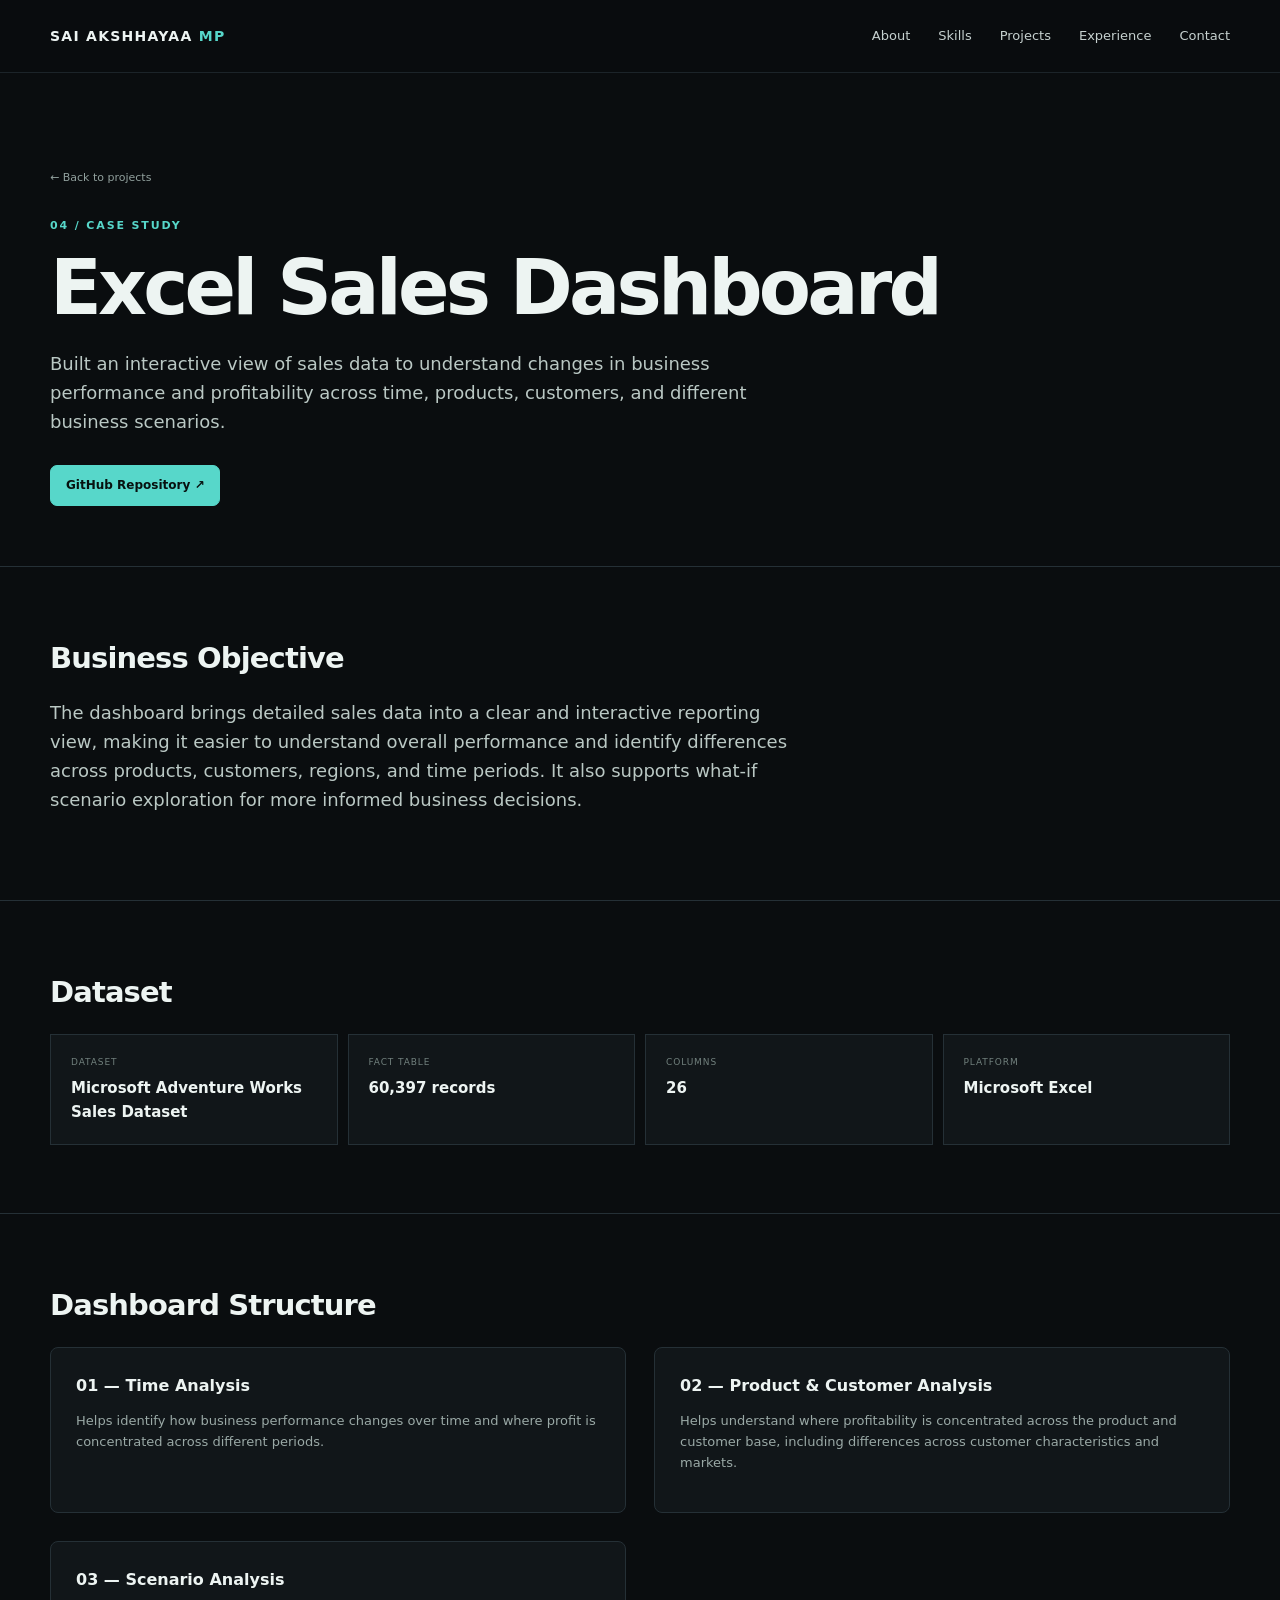
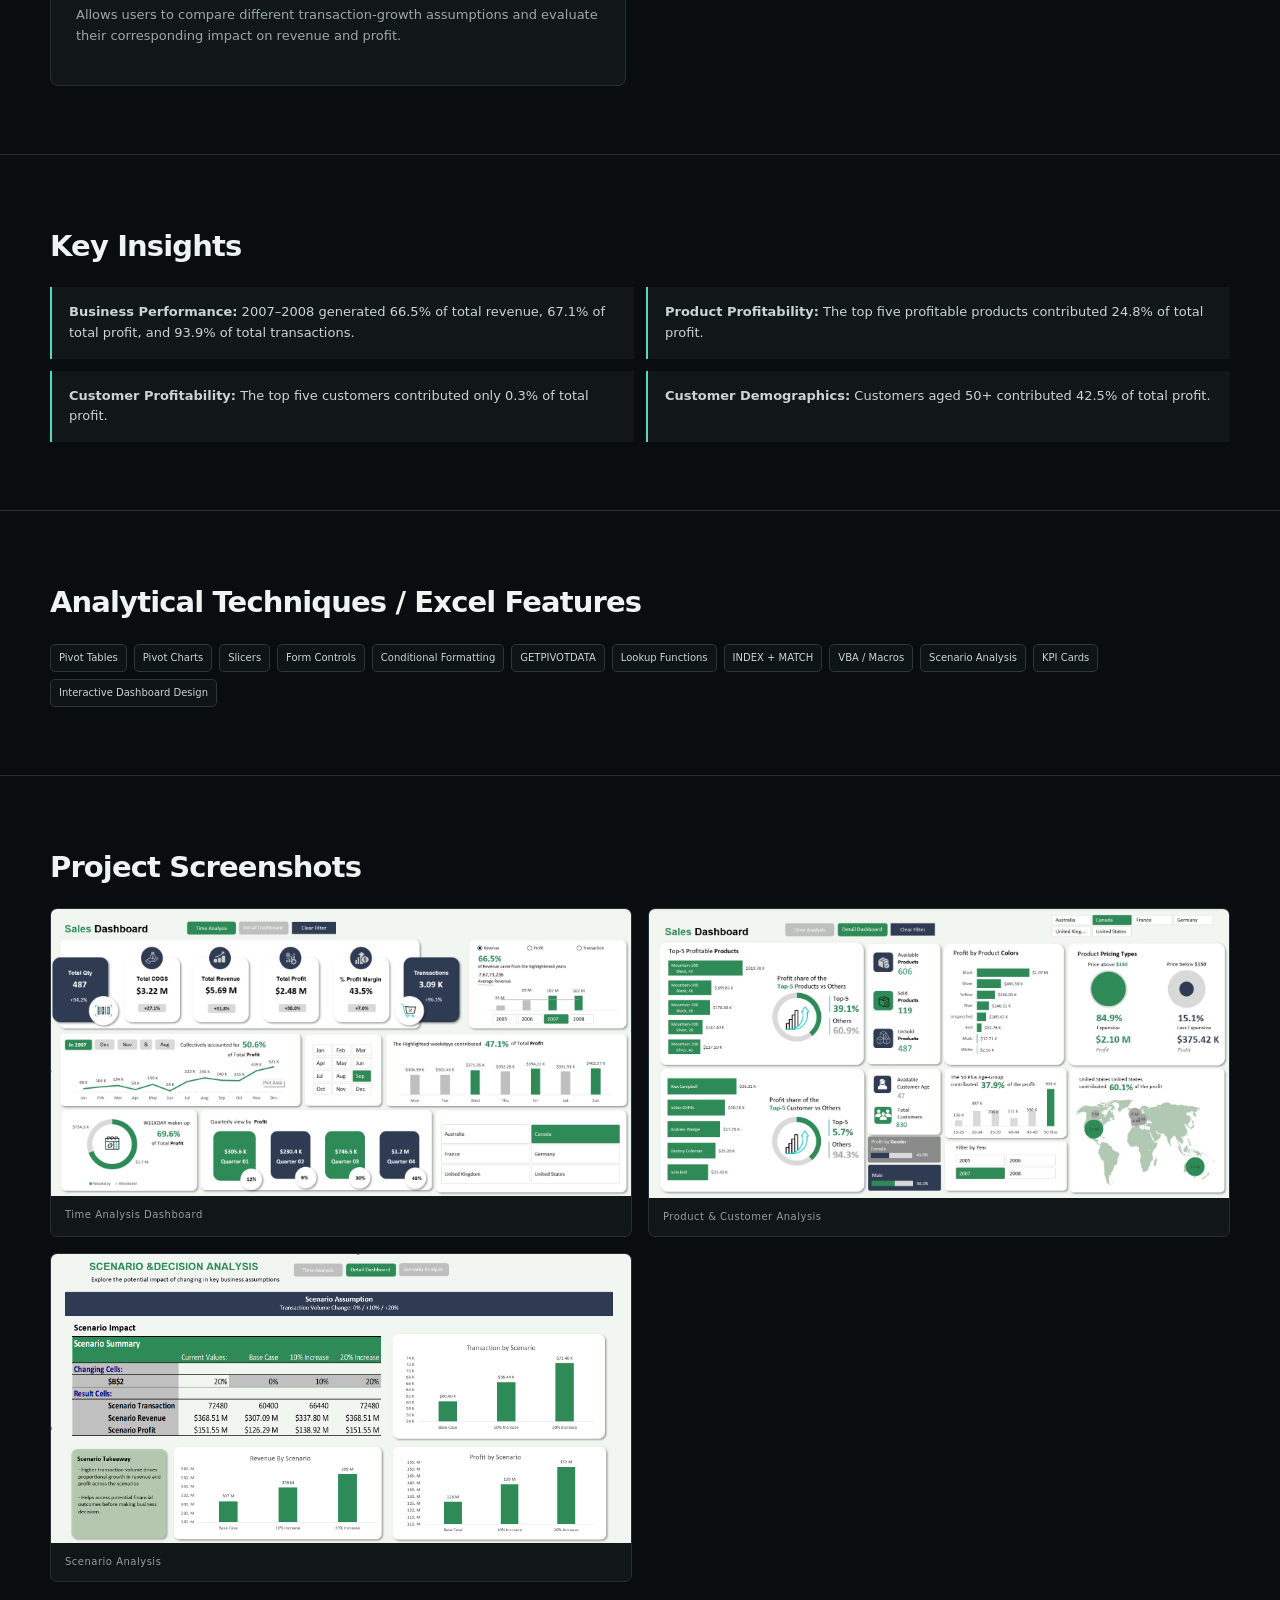
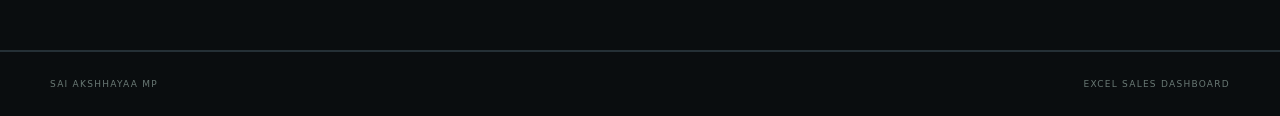
<file: projects/excel-sales.html>
<!doctype html><html lang="en"><head><meta charset="utf-8"><meta name="viewport" content="width=device-width,initial-scale=1"><title>Excel Sales Dashboard — Case Study</title><link rel="stylesheet" href="../styles.css"></head><body><header class="site-header"><div class="container nav-wrap"><a class="brand" href="../index.html">SAI AKSHHAYAA <span>MP</span></a><button class="menu">☰</button><nav><a href="../index.html#about">About</a><a href="../index.html#skills">Skills</a><a href="../index.html#projects">Projects</a><a href="../index.html#experience">Experience</a><a href="../index.html#contact">Contact</a></nav></div></header><main><section class="case-hero"><div class="container"><a class="back" href="../index.html#projects">← Back to projects</a><p class="eyebrow" style="margin-top:28px">04 / CASE STUDY</p><h1>Excel Sales Dashboard</h1><p class="case-lead">Built an interactive view of sales data to understand changes in business performance and profitability across time, products, customers, and different business scenarios.</p><div class="case-actions"><a class="btn primary" target="_blank" rel="noopener" href="https://github.com/saiakshhayaa/Excel-Sales-Dashboard">GitHub Repository ↗</a></div></div></section><section class="case-section"><div class="container"><h2>Business Objective</h2><p class="case-lead">The dashboard brings detailed sales data into a clear and interactive reporting view, making it easier to understand overall performance and identify differences across products, customers, regions, and time periods. It also supports what-if scenario exploration for more informed business decisions.</p></div></section><section class="case-section"><div class="container"><h2>Dataset</h2><div class="facts"><div class="fact"><span>DATASET</span><strong>Microsoft Adventure Works Sales Dataset</strong></div><div class="fact"><span>FACT TABLE</span><strong>60,397 records</strong></div><div class="fact"><span>COLUMNS</span><strong>26</strong></div><div class="fact"><span>PLATFORM</span><strong>Microsoft Excel</strong></div></div></div></section><section class="case-section"><div class="container"><h2>Dashboard Structure</h2><div class="case-grid"><div class="case-card"><h3>01 — Time Analysis</h3><p>Helps identify how business performance changes over time and where profit is concentrated across different periods.</p></div><div class="case-card"><h3>02 — Product & Customer Analysis</h3><p>Helps understand where profitability is concentrated across the product and customer base, including differences across customer characteristics and markets.</p></div><div class="case-card"><h3>03 — Scenario Analysis</h3><p>Allows users to compare different transaction-growth assumptions and evaluate their corresponding impact on revenue and profit.</p></div></div></div></section><section class="case-section"><div class="container"><h2>Key Insights</h2><div class="findings"><div class="finding"><strong>Business Performance:</strong> 2007–2008 generated 66.5% of total revenue, 67.1% of total profit, and 93.9% of total transactions.</div><div class="finding"><strong>Product Profitability:</strong> The top five profitable products contributed 24.8% of total profit.</div><div class="finding"><strong>Customer Profitability:</strong> The top five customers contributed only 0.3% of total profit.</div><div class="finding"><strong>Customer Demographics:</strong> Customers aged 50+ contributed 42.5% of total profit.</div></div></div></section><section class="case-section"><div class="container"><h2>Analytical Techniques / Excel Features</h2><div class="chips"><span>Pivot Tables</span><span>Pivot Charts</span><span>Slicers</span><span>Form Controls</span><span>Conditional Formatting</span><span>GETPIVOTDATA</span><span>Lookup Functions</span><span>INDEX + MATCH</span><span>VBA / Macros</span><span>Scenario Analysis</span><span>KPI Cards</span><span>Interactive Dashboard Design</span></div></div></section><section class="case-section"><div class="container"><h2>Project Screenshots</h2><div class="gallery"><figure><img src="../assets/03-Excel Sales Dashboard/time-analysis-dashboard.jpg" alt="Excel time analysis dashboard"><figcaption>Time Analysis Dashboard</figcaption></figure><figure><img src="../assets/03-Excel Sales Dashboard/product-customer-dashboard.jpg" alt="Excel product and customer dashboard"><figcaption>Product & Customer Analysis</figcaption></figure><figure><img src="../assets/03-Excel Sales Dashboard/scenario_analysis.png" alt="Excel scenario analysis"><figcaption>Scenario Analysis</figcaption></figure></div></div></section></main><footer><div class="container"><span>SAI AKSHHAYAA MP</span><span>EXCEL SALES DASHBOARD</span></div></footer><script src="../script.js"></script></body></html>
</file>
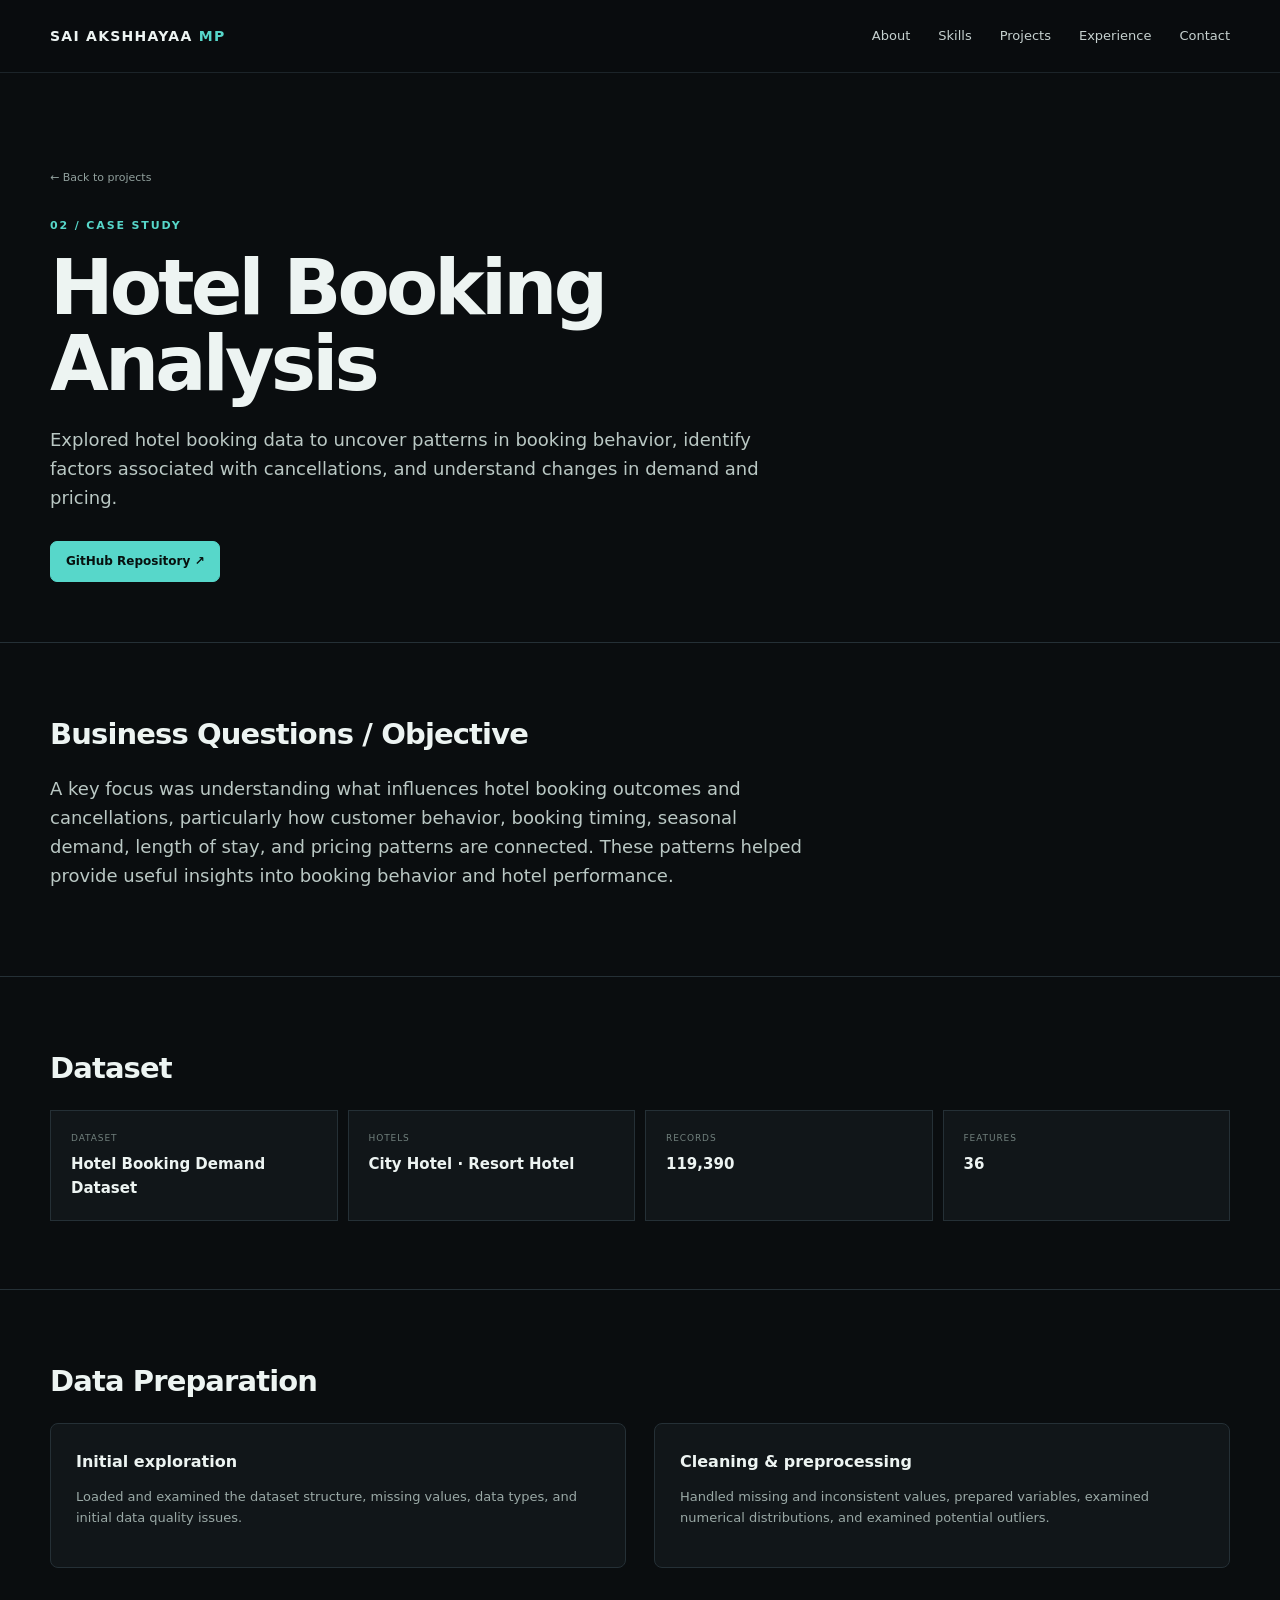
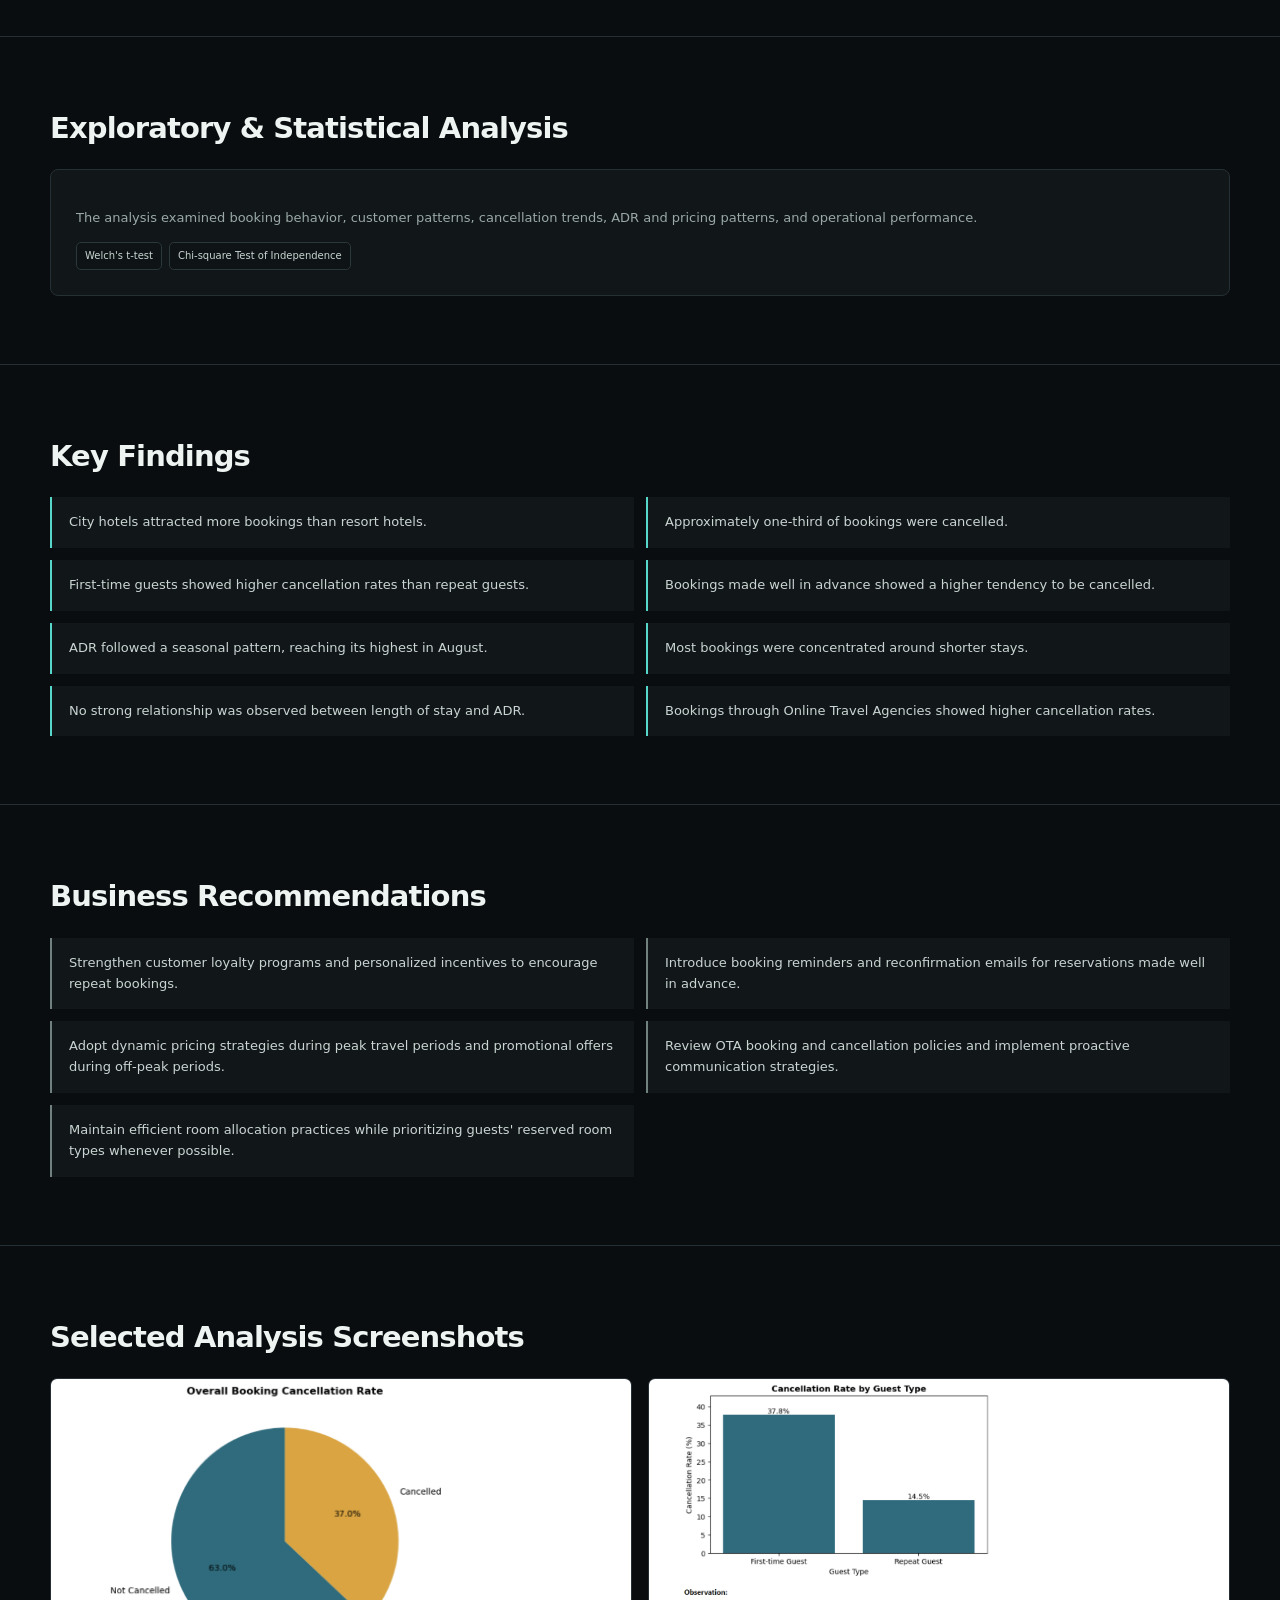
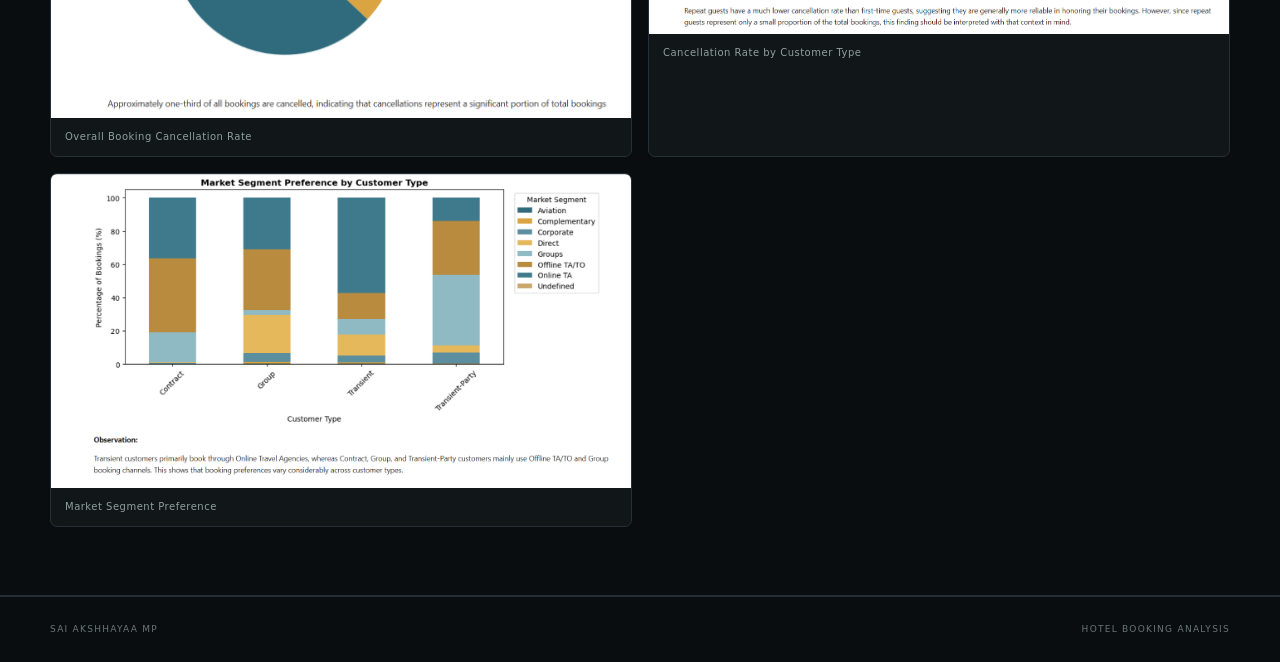
<file: projects/hotel-booking.html>
<!doctype html><html lang="en"><head><meta charset="utf-8"><meta name="viewport" content="width=device-width,initial-scale=1"><title>Hotel Booking Analysis — Case Study</title><link rel="stylesheet" href="../styles.css"></head><body><header class="site-header"><div class="container nav-wrap"><a class="brand" href="../index.html">SAI AKSHHAYAA <span>MP</span></a><button class="menu">☰</button><nav><a href="../index.html#about">About</a><a href="../index.html#skills">Skills</a><a href="../index.html#projects">Projects</a><a href="../index.html#experience">Experience</a><a href="../index.html#contact">Contact</a></nav></div></header><main><section class="case-hero"><div class="container"><a class="back" href="../index.html#projects">← Back to projects</a><p class="eyebrow" style="margin-top:28px">02 / CASE STUDY</p><h1>Hotel Booking Analysis</h1><p class="case-lead">Explored hotel booking data to uncover patterns in booking behavior, identify factors associated with cancellations, and understand changes in demand and pricing.</p><div class="case-actions"><a class="btn primary" target="_blank" rel="noopener" href="https://github.com/saiakshhayaa/Hotel-Booking-Analysis">GitHub Repository ↗</a></div></div></section><section class="case-section"><div class="container"><h2>Business Questions / Objective</h2><p class="case-lead">A key focus was understanding what influences hotel booking outcomes and cancellations, particularly how customer behavior, booking timing, seasonal demand, length of stay, and pricing patterns are connected. These patterns helped provide useful insights into booking behavior and hotel performance.</p></div></section><section class="case-section"><div class="container"><h2>Dataset</h2><div class="facts"><div class="fact"><span>DATASET</span><strong>Hotel Booking Demand Dataset</strong></div><div class="fact"><span>HOTELS</span><strong>City Hotel · Resort Hotel</strong></div><div class="fact"><span>RECORDS</span><strong>119,390</strong></div><div class="fact"><span>FEATURES</span><strong>36</strong></div></div></div></section><section class="case-section"><div class="container"><h2>Data Preparation</h2><div class="case-grid"><div class="case-card"><h3>Initial exploration</h3><p>Loaded and examined the dataset structure, missing values, data types, and initial data quality issues.</p></div><div class="case-card"><h3>Cleaning & preprocessing</h3><p>Handled missing and inconsistent values, prepared variables, examined numerical distributions, and examined potential outliers.</p></div></div></div></section><section class="case-section"><div class="container"><h2>Exploratory & Statistical Analysis</h2><div class="case-card"><p>The analysis examined booking behavior, customer patterns, cancellation trends, ADR and pricing patterns, and operational performance.</p><div class="chips"><span>Welch's t-test</span><span>Chi-square Test of Independence</span></div></div></div></section><section class="case-section"><div class="container"><h2>Key Findings</h2><div class="findings"><div class="finding">City hotels attracted more bookings than resort hotels.</div><div class="finding">Approximately one-third of bookings were cancelled.</div><div class="finding">First-time guests showed higher cancellation rates than repeat guests.</div><div class="finding">Bookings made well in advance showed a higher tendency to be cancelled.</div><div class="finding">ADR followed a seasonal pattern, reaching its highest in August.</div><div class="finding">Most bookings were concentrated around shorter stays.</div><div class="finding">No strong relationship was observed between length of stay and ADR.</div><div class="finding">Bookings through Online Travel Agencies showed higher cancellation rates.</div></div></div></section><section class="case-section recommendations"><div class="container"><h2>Business Recommendations</h2><div class="findings"><div class="finding">Strengthen customer loyalty programs and personalized incentives to encourage repeat bookings.</div><div class="finding">Introduce booking reminders and reconfirmation emails for reservations made well in advance.</div><div class="finding">Adopt dynamic pricing strategies during peak travel periods and promotional offers during off-peak periods.</div><div class="finding">Review OTA booking and cancellation policies and implement proactive communication strategies.</div><div class="finding">Maintain efficient room allocation practices while prioritizing guests' reserved room types whenever possible.</div></div></div></section><section class="case-section"><div class="container"><h2>Selected Analysis Screenshots</h2><div class="gallery"><figure><img src="../assets/02-Hotel Booking Analysis/overall_booking_cancellation_rate.png" alt="Overall hotel booking cancellation rate"><figcaption>Overall Booking Cancellation Rate</figcaption></figure><figure><img src="../assets/02-Hotel Booking Analysis/cancellation_rate_by_customer_type.png" alt="Cancellation rate by customer type"><figcaption>Cancellation Rate by Customer Type</figcaption></figure><figure><img src="../assets/02-Hotel Booking Analysis/market_seg_pref.png" alt="Hotel market segment preference"><figcaption>Market Segment Preference</figcaption></figure></div></div></section></main><footer><div class="container"><span>SAI AKSHHAYAA MP</span><span>HOTEL BOOKING ANALYSIS</span></div></footer><script src="../script.js"></script></body></html>
</file>
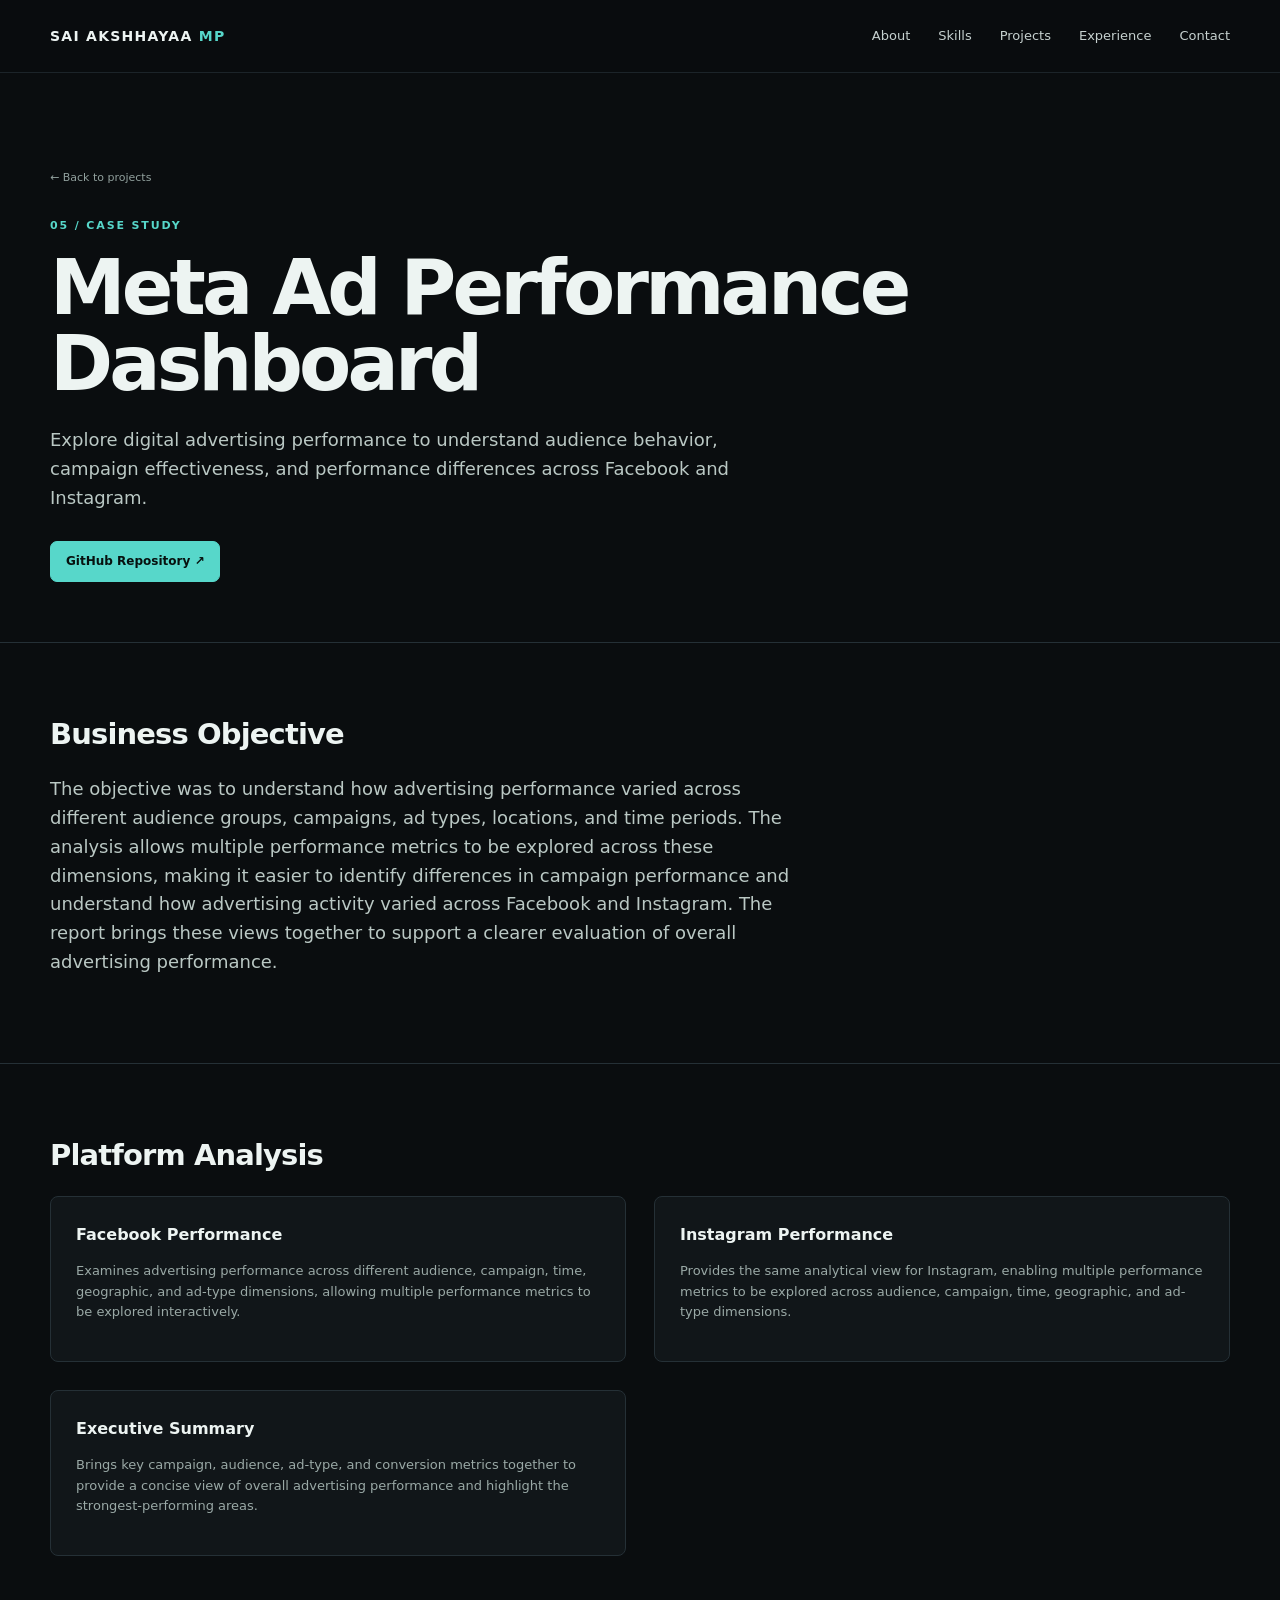
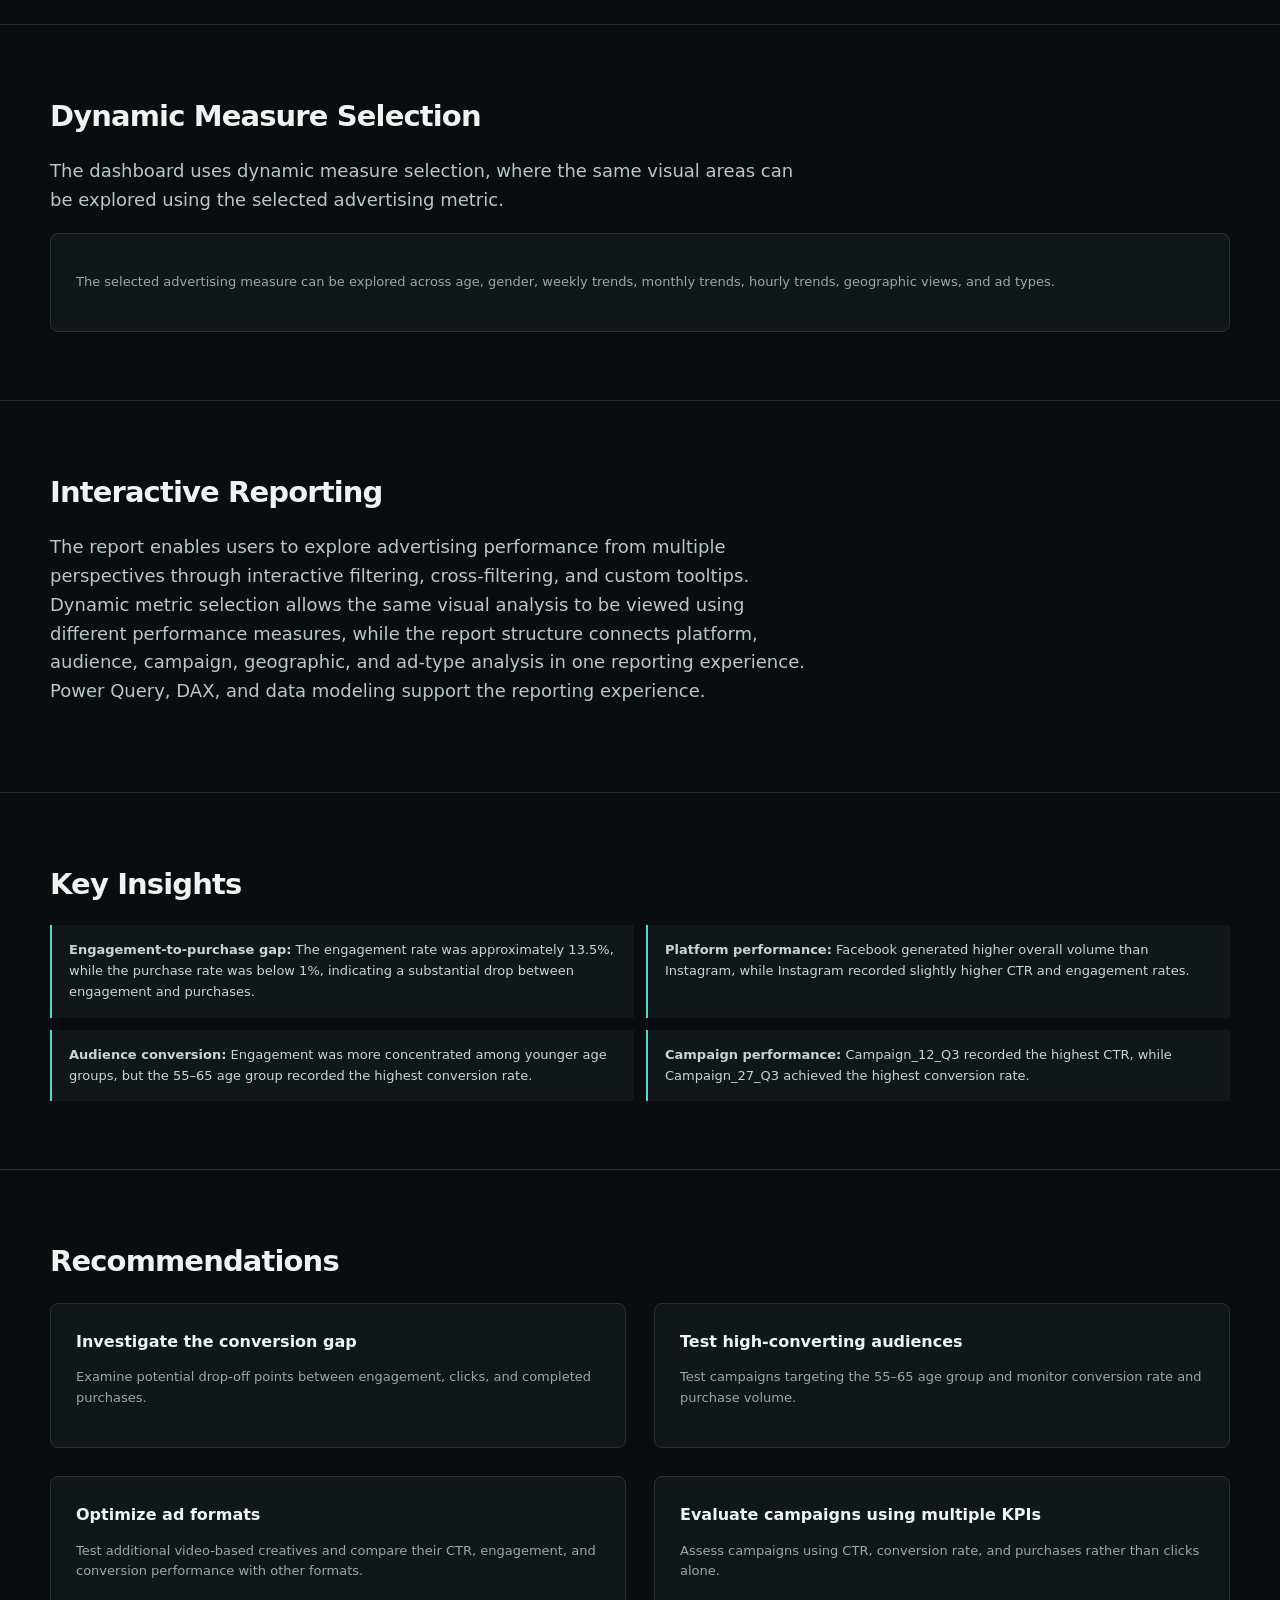
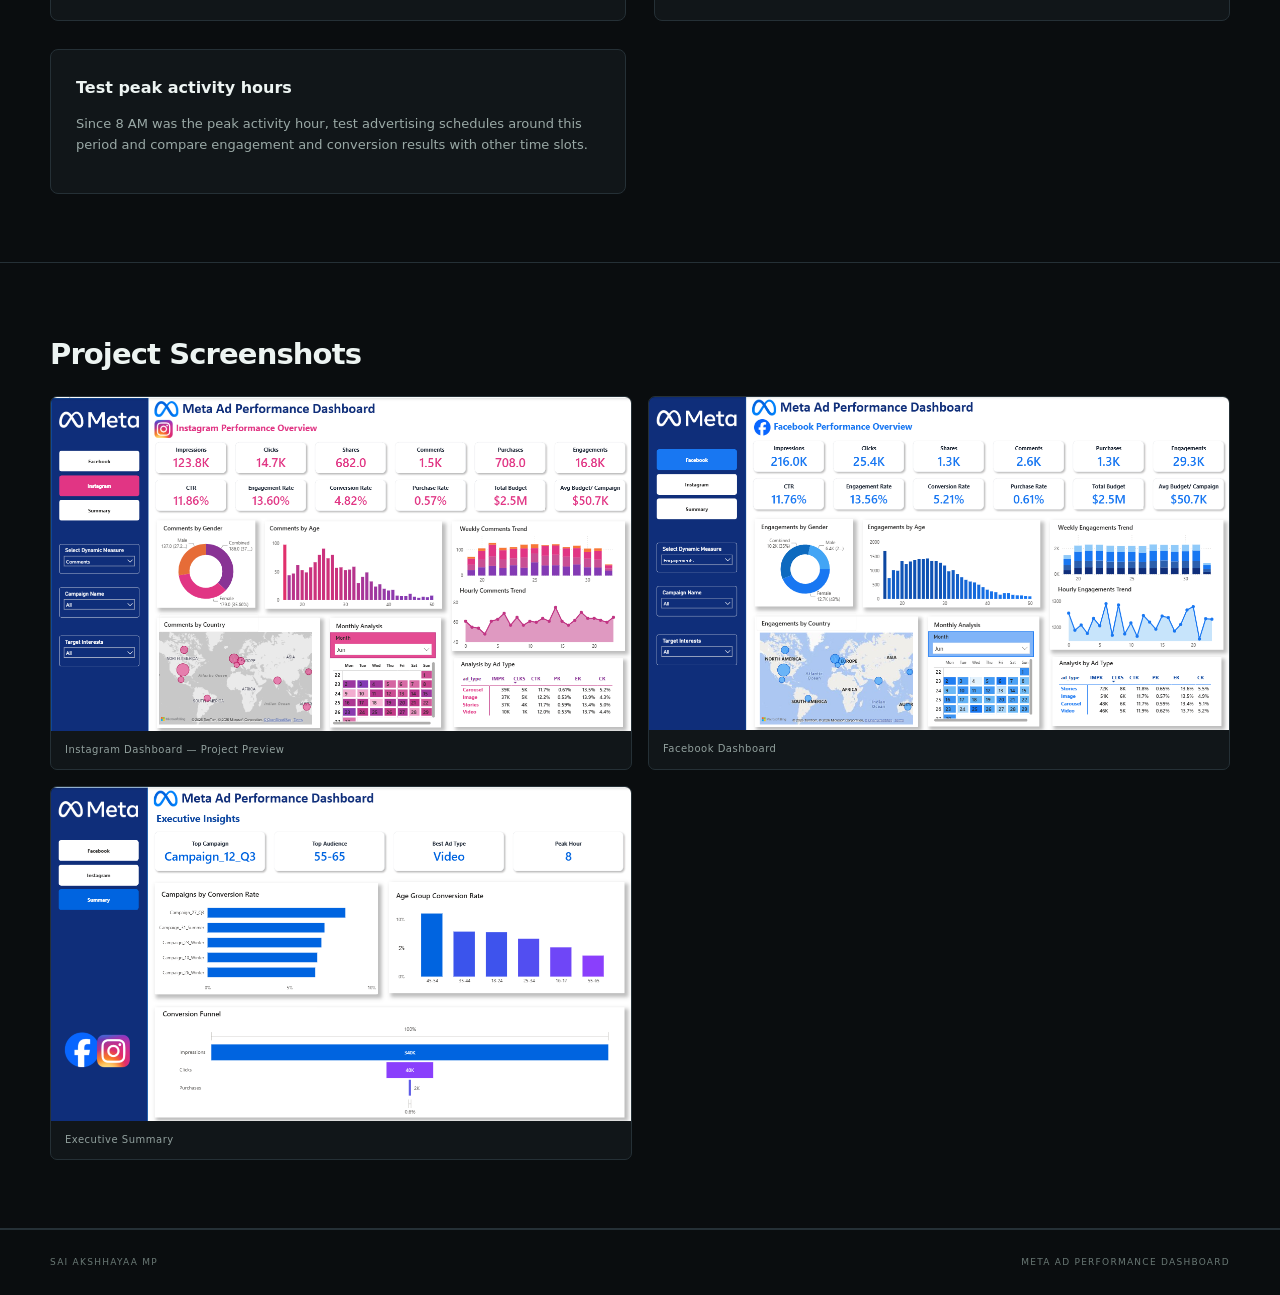
<file: projects/meta-ads.html>
<!doctype html><html lang="en"><head><meta charset="utf-8"><meta name="viewport" content="width=device-width,initial-scale=1"><title>Meta Ad Performance Dashboard — Case Study</title><link rel="stylesheet" href="../styles.css"></head><body><header class="site-header"><div class="container nav-wrap"><a class="brand" href="../index.html">SAI AKSHHAYAA <span>MP</span></a><button class="menu">☰</button><nav><a href="../index.html#about">About</a><a href="../index.html#skills">Skills</a><a href="../index.html#projects">Projects</a><a href="../index.html#experience">Experience</a><a href="../index.html#contact">Contact</a></nav></div></header><main><section class="case-hero"><div class="container"><a class="back" href="../index.html#projects">← Back to projects</a><p class="eyebrow" style="margin-top:28px">05 / CASE STUDY</p><h1>Meta Ad Performance Dashboard</h1><p class="case-lead">Explore digital advertising performance to understand audience behavior, campaign effectiveness, and performance differences across Facebook and Instagram.</p><div class="case-actions"><a class="btn primary" target="_blank" rel="noopener" href="https://github.com/saiakshhayaa/Meta-Ad-Performance-Dashboard">GitHub Repository ↗</a></div></div></section><section class="case-section"><div class="container"><h2>Business Objective</h2><p class="case-lead">The objective was to understand how advertising performance varied across different audience groups, campaigns, ad types, locations, and time periods. The analysis allows multiple performance metrics to be explored across these dimensions, making it easier to identify differences in campaign performance and understand how advertising activity varied across Facebook and Instagram. The report brings these views together to support a clearer evaluation of overall advertising performance.</p></div></section><section class="case-section"><div class="container"><h2>Platform Analysis</h2><div class="case-grid"><div class="case-card"><h3>Facebook Performance</h3><p>Examines advertising performance across different audience, campaign, time, geographic, and ad-type dimensions, allowing multiple performance metrics to be explored interactively.</p></div><div class="case-card"><h3>Instagram Performance</h3><p>Provides the same analytical view for Instagram, enabling multiple performance metrics to be explored across audience, campaign, time, geographic, and ad-type dimensions.</p></div><div class="case-card"><h3>Executive Summary</h3><p>Brings key campaign, audience, ad-type, and conversion metrics together to provide a concise view of overall advertising performance and highlight the strongest-performing areas.</p></div></div></div></section><section class="case-section"><div class="container"><h2>Dynamic Measure Selection</h2><p class="case-lead">The dashboard uses dynamic measure selection, where the same visual areas can be explored using the selected advertising metric.</p><div class="case-card"><p>The selected advertising measure can be explored across age, gender, weekly trends, monthly trends, hourly trends, geographic views, and ad types.</p></div></div></section><section class="case-section"><div class="container"><h2>Interactive Reporting</h2><p class="case-lead">The report enables users to explore advertising performance from multiple perspectives through interactive filtering, cross-filtering, and custom tooltips. Dynamic metric selection allows the same visual analysis to be viewed using different performance measures, while the report structure connects platform, audience, campaign, geographic, and ad-type analysis in one reporting experience. Power Query, DAX, and data modeling support the reporting experience.</p></div></section><section class="case-section"><div class="container"><h2>Key Insights</h2><div class="findings"><div class="finding"><strong>Engagement-to-purchase gap:</strong> The engagement rate was approximately 13.5%, while the purchase rate was below 1%, indicating a substantial drop between engagement and purchases.</div><div class="finding"><strong>Platform performance:</strong> Facebook generated higher overall volume than Instagram, while Instagram recorded slightly higher CTR and engagement rates.</div><div class="finding"><strong>Audience conversion:</strong> Engagement was more concentrated among younger age groups, but the 55–65 age group recorded the highest conversion rate.</div><div class="finding"><strong>Campaign performance:</strong> Campaign_12_Q3 recorded the highest CTR, while Campaign_27_Q3 achieved the highest conversion rate.</div></div></div></section><section class="case-section"><div class="container"><h2>Recommendations</h2><div class="case-grid"><div class="case-card"><h3>Investigate the conversion gap</h3><p>Examine potential drop-off points between engagement, clicks, and completed purchases.</p></div><div class="case-card"><h3>Test high-converting audiences</h3><p>Test campaigns targeting the 55–65 age group and monitor conversion rate and purchase volume.</p></div><div class="case-card"><h3>Optimize ad formats</h3><p>Test additional video-based creatives and compare their CTR, engagement, and conversion performance with other formats.</p></div><div class="case-card"><h3>Evaluate campaigns using multiple KPIs</h3><p>Assess campaigns using CTR, conversion rate, and purchases rather than clicks alone.</p></div><div class="case-card"><h3>Test peak activity hours</h3><p>Since 8 AM was the peak activity hour, test advertising schedules around this period and compare engagement and conversion results with other time slots.</p></div></div></div></section><section class="case-section"><div class="container"><h2>Project Screenshots</h2><div class="gallery"><figure><img src="../assets/05-Meta Ad Performance/Instagram_dashboard.png" alt="Instagram advertising performance dashboard"><figcaption>Instagram Dashboard — Project Preview</figcaption></figure><figure><img src="../assets/05-Meta Ad Performance/Facebook_dashboard.png" alt="Facebook advertising performance dashboard"><figcaption>Facebook Dashboard</figcaption></figure><figure><img src="../assets/05-Meta Ad Performance/Executive_summary.png" alt="Meta executive insights dashboard"><figcaption>Executive Summary</figcaption></figure></div></div></section></main><footer><div class="container"><span>SAI AKSHHAYAA MP</span><span>META AD PERFORMANCE DASHBOARD</span></div></footer><script src="../script.js"></script></body></html>
</file>
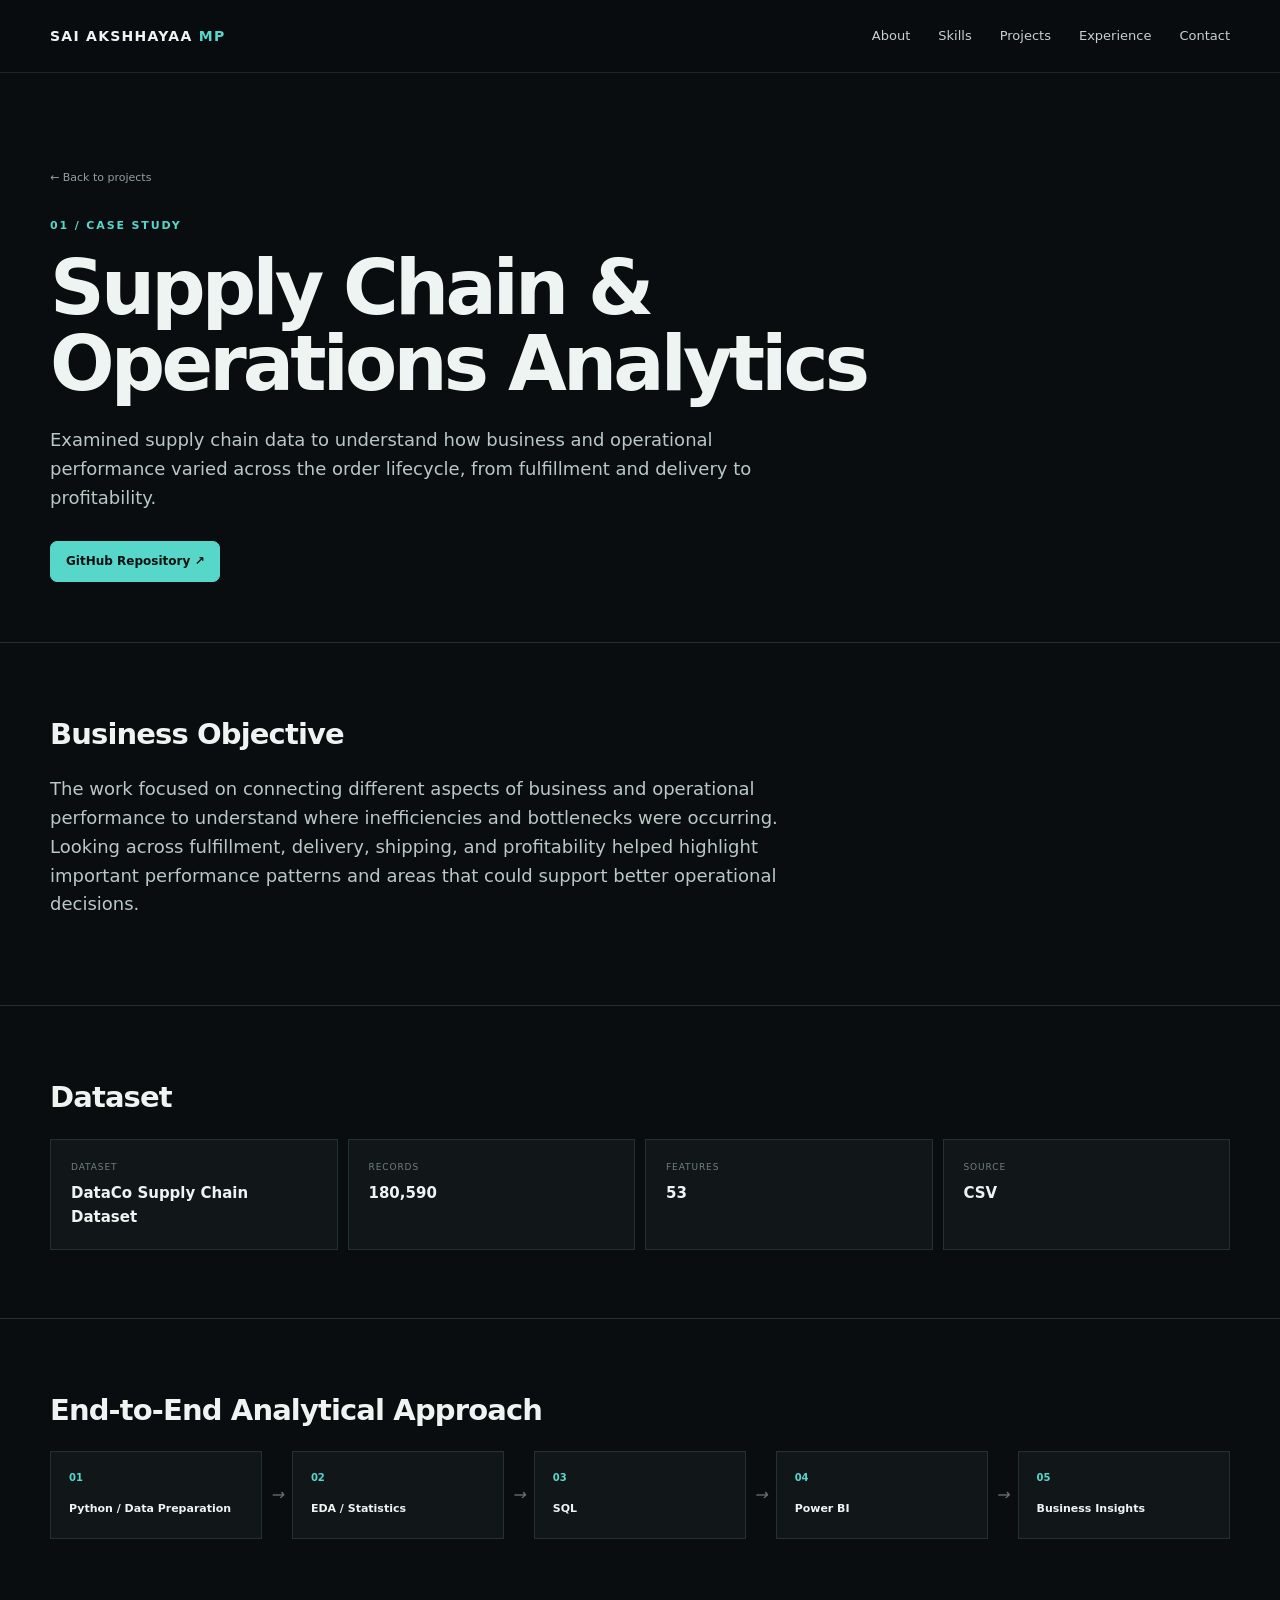
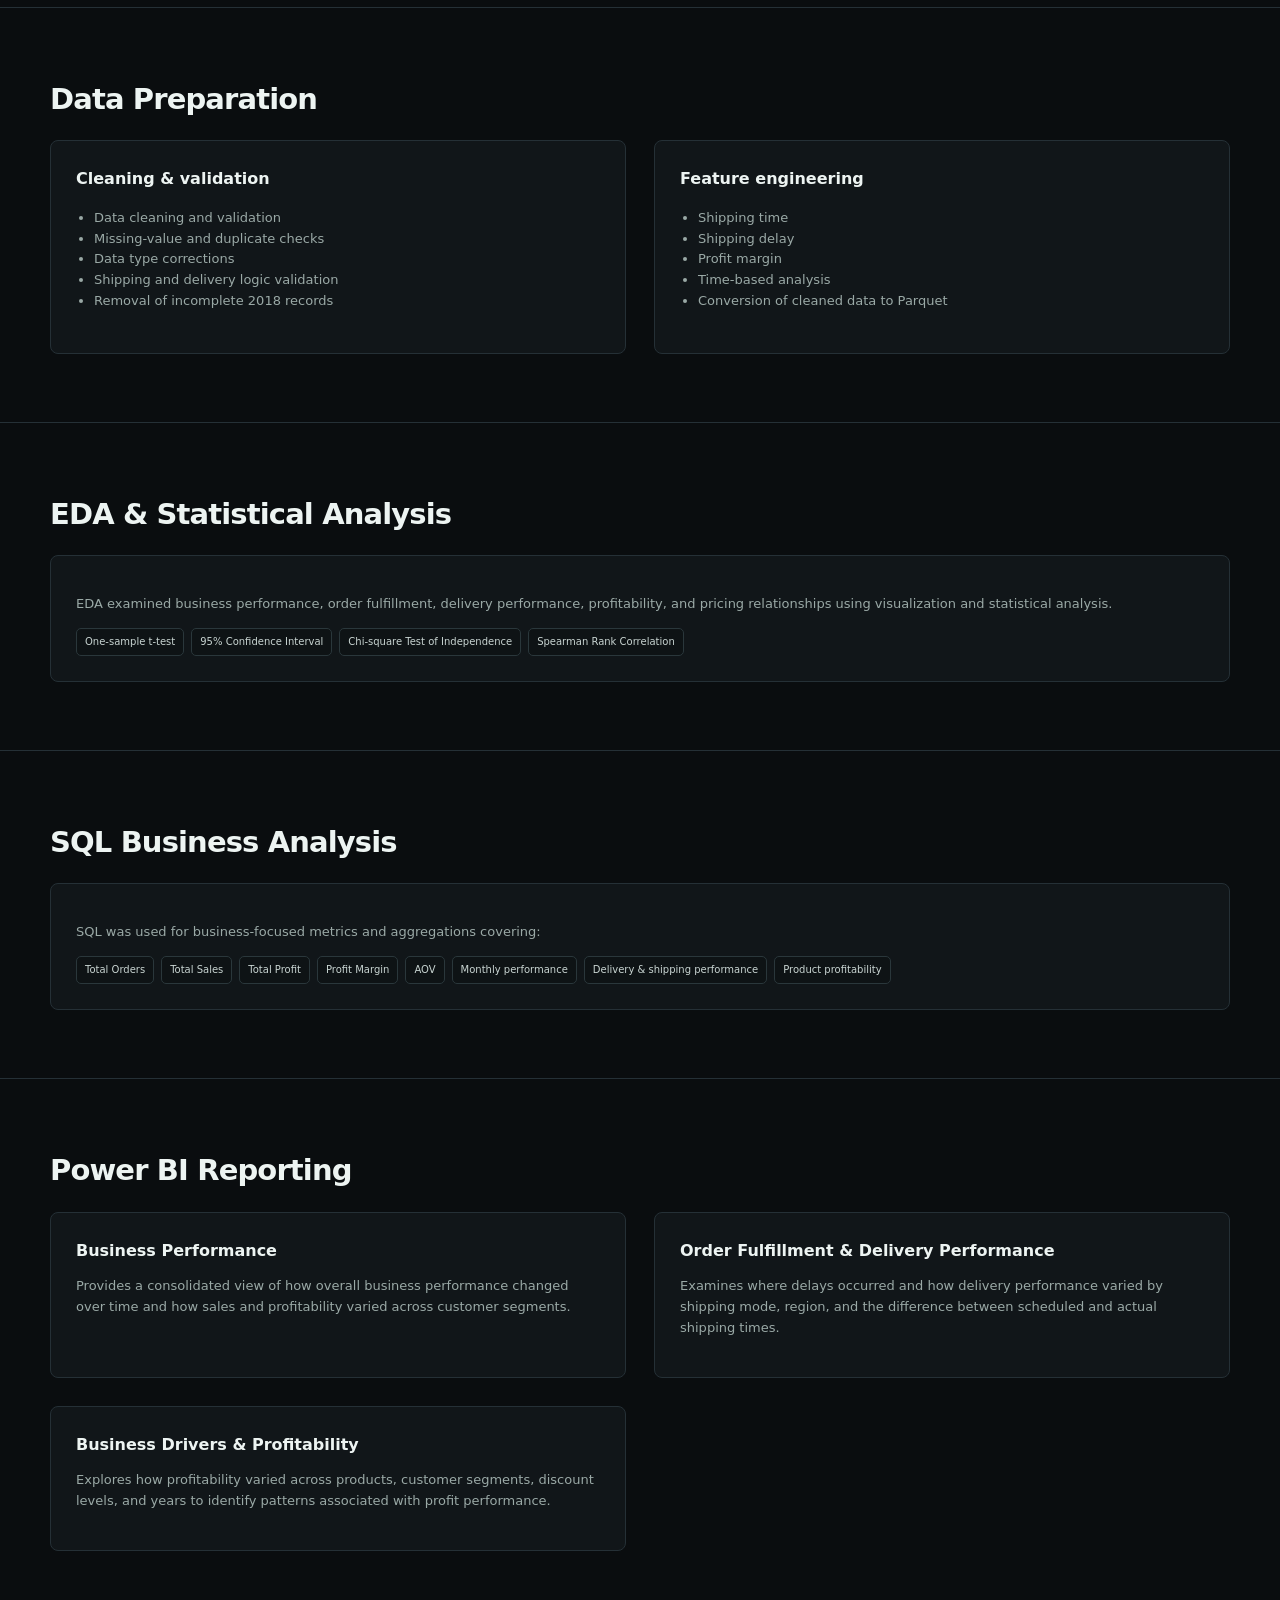
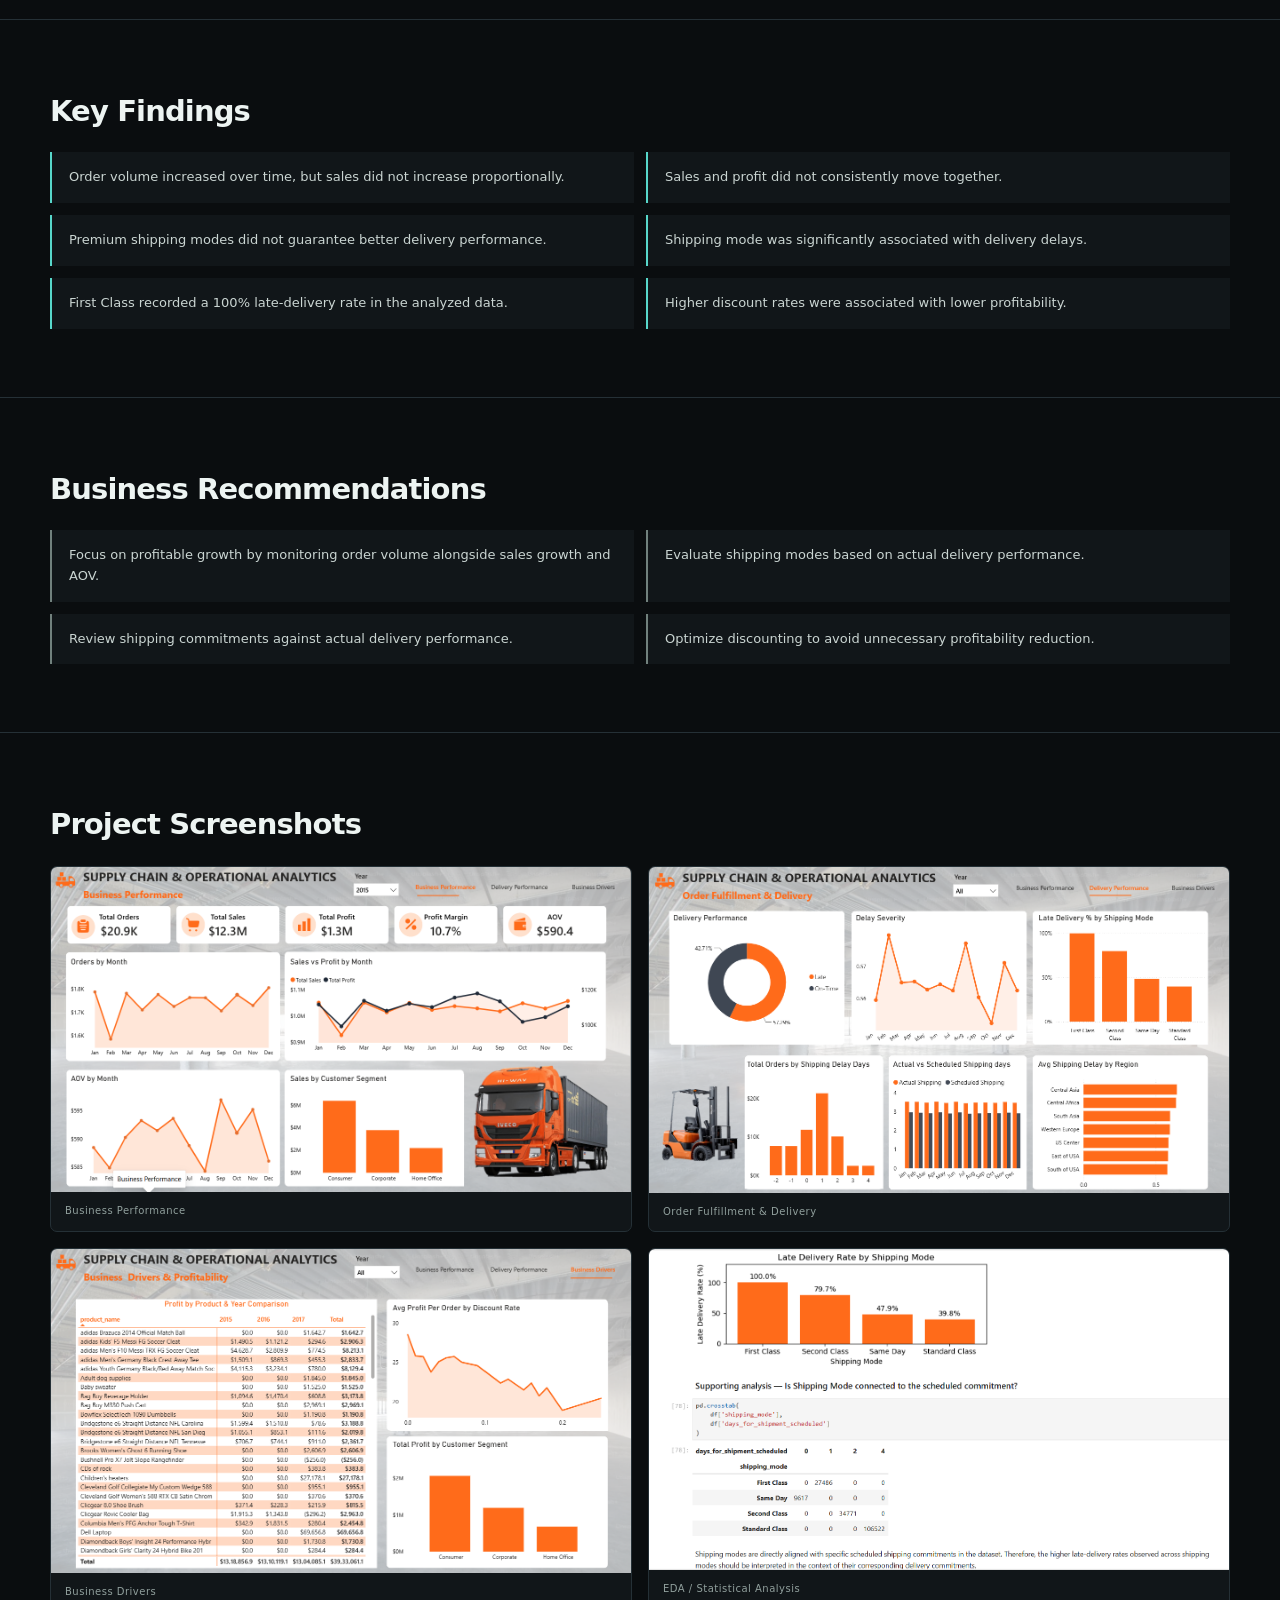
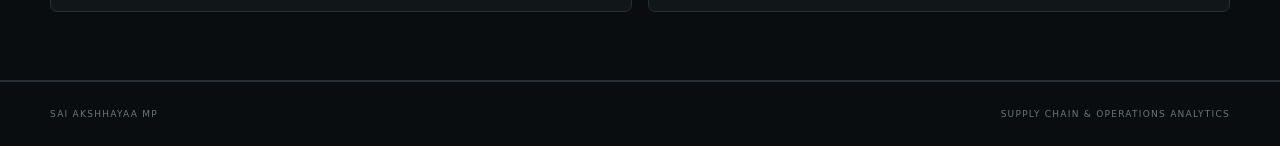
<file: projects/supply-chain.html>
<!doctype html><html lang="en"><head><meta charset="utf-8"><meta name="viewport" content="width=device-width,initial-scale=1"><title>Supply Chain & Operations Analytics — Case Study</title><link rel="stylesheet" href="../styles.css"></head><body><header class="site-header"><div class="container nav-wrap"><a class="brand" href="../index.html">SAI AKSHHAYAA <span>MP</span></a><button class="menu">☰</button><nav><a href="../index.html#about">About</a><a href="../index.html#skills">Skills</a><a href="../index.html#projects">Projects</a><a href="../index.html#experience">Experience</a><a href="../index.html#contact">Contact</a></nav></div></header><main><section class="case-hero"><div class="container"><a class="back" href="../index.html#projects">← Back to projects</a><p class="eyebrow" style="margin-top:28px">01 / CASE STUDY</p><h1>Supply Chain & Operations Analytics</h1><p class="case-lead">Examined supply chain data to understand how business and operational performance varied across the order lifecycle, from fulfillment and delivery to profitability.</p><div class="case-actions"><a class="btn primary" target="_blank" rel="noopener" href="https://github.com/saiakshhayaa/Supply-Chain-Operations-Analytics">GitHub Repository ↗</a></div></div></section>
<section class="case-section"><div class="container"><h2>Business Objective</h2><p class="case-lead">The work focused on connecting different aspects of business and operational performance to understand where inefficiencies and bottlenecks were occurring. Looking across fulfillment, delivery, shipping, and profitability helped highlight important performance patterns and areas that could support better operational decisions.</p></div></section>
<section class="case-section"><div class="container"><h2>Dataset</h2><div class="facts"><div class="fact"><span>DATASET</span><strong>DataCo Supply Chain Dataset</strong></div><div class="fact"><span>RECORDS</span><strong>180,590</strong></div><div class="fact"><span>FEATURES</span><strong>53</strong></div><div class="fact"><span>SOURCE</span><strong>CSV</strong></div></div></div></section>
<section class="case-section"><div class="container"><h2>End-to-End Analytical Approach</h2><div class="case-workflow"><div><b>01</b><span>Python / Data Preparation</span></div><i>→</i><div><b>02</b><span>EDA / Statistics</span></div><i>→</i><div><b>03</b><span>SQL</span></div><i>→</i><div><b>04</b><span>Power BI</span></div><i>→</i><div><b>05</b><span>Business Insights</span></div></div></div></section>
<section class="case-section"><div class="container"><h2>Data Preparation</h2><div class="case-grid"><div class="case-card"><h3>Cleaning & validation</h3><ul><li>Data cleaning and validation</li><li>Missing-value and duplicate checks</li><li>Data type corrections</li><li>Shipping and delivery logic validation</li><li>Removal of incomplete 2018 records</li></ul></div><div class="case-card"><h3>Feature engineering</h3><ul><li>Shipping time</li><li>Shipping delay</li><li>Profit margin</li><li>Time-based analysis</li><li>Conversion of cleaned data to Parquet</li></ul></div></div></div></section>
<section class="case-section"><div class="container"><h2>EDA & Statistical Analysis</h2><div class="case-card"><p>EDA examined business performance, order fulfillment, delivery performance, profitability, and pricing relationships using visualization and statistical analysis.</p><div class="chips"><span>One-sample t-test</span><span>95% Confidence Interval</span><span>Chi-square Test of Independence</span><span>Spearman Rank Correlation</span></div></div></div></section>
<section class="case-section"><div class="container"><h2>SQL Business Analysis</h2><div class="case-card"><p>SQL was used for business-focused metrics and aggregations covering:</p><div class="chips"><span>Total Orders</span><span>Total Sales</span><span>Total Profit</span><span>Profit Margin</span><span>AOV</span><span>Monthly performance</span><span>Delivery & shipping performance</span><span>Product profitability</span></div></div></div></section>
<section class="case-section"><div class="container"><h2>Power BI Reporting</h2><div class="case-grid"><div class="case-card"><h3>Business Performance</h3><p>Provides a consolidated view of how overall business performance changed over time and how sales and profitability varied across customer segments.</p></div><div class="case-card"><h3>Order Fulfillment & Delivery Performance</h3><p>Examines where delays occurred and how delivery performance varied by shipping mode, region, and the difference between scheduled and actual shipping times.</p></div><div class="case-card"><h3>Business Drivers & Profitability</h3><p>Explores how profitability varied across products, customer segments, discount levels, and years to identify patterns associated with profit performance.</p></div></div></div></section>
<section class="case-section"><div class="container"><h2>Key Findings</h2><div class="findings"><div class="finding">Order volume increased over time, but sales did not increase proportionally.</div><div class="finding">Sales and profit did not consistently move together.</div><div class="finding">Premium shipping modes did not guarantee better delivery performance.</div><div class="finding">Shipping mode was significantly associated with delivery delays.</div><div class="finding">First Class recorded a 100% late-delivery rate in the analyzed data.</div><div class="finding">Higher discount rates were associated with lower profitability.</div></div></div></section>
<section class="case-section recommendations"><div class="container"><h2>Business Recommendations</h2><div class="findings"><div class="finding">Focus on profitable growth by monitoring order volume alongside sales growth and AOV.</div><div class="finding">Evaluate shipping modes based on actual delivery performance.</div><div class="finding">Review shipping commitments against actual delivery performance.</div><div class="finding">Optimize discounting to avoid unnecessary profitability reduction.</div></div></div></section>
<section class="case-section"><div class="container"><h2>Project Screenshots</h2><div class="gallery"><figure><img src="../assets/01-Supply Chain & Operations Analytics/business_performance.png" alt="Business Performance dashboard"><figcaption>Business Performance</figcaption></figure><figure><img src="../assets/01-Supply Chain & Operations Analytics/delivery_performance.png" alt="Delivery Performance dashboard"><figcaption>Order Fulfillment & Delivery</figcaption></figure><figure><img src="../assets/01-Supply Chain & Operations Analytics/business_drivers.png" alt="Business Drivers dashboard"><figcaption>Business Drivers</figcaption></figure><figure><img src="../assets/01-Supply Chain & Operations Analytics/EDA.png" alt="Supply Chain EDA screenshot"><figcaption>EDA / Statistical Analysis</figcaption></figure></div></div></section></main><footer><div class="container"><span>SAI AKSHHAYAA MP</span><span>SUPPLY CHAIN & OPERATIONS ANALYTICS</span></div></footer><script src="../script.js"></script></body></html>
</file>
<file: styles.css>
:root{--bg:#0a0d0f;--surface:#111619;--surface2:#151b1f;--text:#edf4f2;--muted:#9aa9a6;--line:#253036;--accent:#57d7ca;--accent2:#9be8df;--max:1180px}*{box-sizing:border-box}html{scroll-behavior:smooth}body{margin:0;background:var(--bg);color:var(--text);font-family:Inter,ui-sans-serif,system-ui,-apple-system,BlinkMacSystemFont,"Segoe UI",sans-serif;line-height:1.6}a{color:inherit;text-decoration:none}.container{width:min(var(--max),calc(100% - 48px));margin:auto}.site-header{position:sticky;top:0;z-index:20;background:rgba(10,13,15,.88);backdrop-filter:blur(14px);border-bottom:1px solid rgba(37,48,54,.7)}.nav-wrap{height:72px;display:flex;align-items:center;justify-content:space-between}.brand{font-size:14px;font-weight:800;letter-spacing:.09em}.brand span{color:var(--accent)}nav{display:flex;gap:28px}nav a{font-size:13px;color:#c6d1cf;transition:.2s}nav a:hover{color:var(--accent)}.menu{display:none;background:none;border:0;color:var(--text);font-size:24px}.hero{min-height:calc(100vh - 72px);padding:100px 0 82px;border-bottom:1px solid var(--line);overflow:hidden}.hero-grid{display:grid;grid-template-columns:1fr 1.02fr;gap:70px;align-items:center}.eyebrow{margin:0 0 16px;color:var(--accent);font-size:11px;font-weight:800;letter-spacing:.17em}.hero-name{white-space:nowrap}.hero h1{font-size:clamp(44px,5.8vw,76px);line-height:.98;letter-spacing:-.055em;margin:0 0 28px}.hero h1 span{color:#a9b7b4}.hero-quote{font-size:clamp(21px,2.2vw,29px);line-height:1.25;color:#d9e2e0;margin:0 0 28px}.skill-line{font-size:12px;font-weight:800;letter-spacing:.08em;color:var(--accent2);margin:0 0 16px}.hero-sub{color:var(--muted);max-width:520px;margin:0 0 30px}.actions{display:flex;gap:10px;flex-wrap:wrap}.btn{display:inline-flex;align-items:center;justify-content:center;gap:8px;border:1px solid var(--line);padding:10px 15px;border-radius:7px;color:#dbe5e3;font-size:12px;font-weight:750;transition:.2s;background:#0d1214}.btn:hover{border-color:#4d6562;transform:translateY(-1px)}.btn.primary{background:var(--accent);color:#07110f;border-color:var(--accent)}.hero-visual{border:1px solid var(--line);background:#0b1012;border-radius:10px;box-shadow:0 25px 70px rgba(0,0,0,.35);overflow:hidden;aspect-ratio:9/7;display:flex;align-items:stretch;justify-content:center}.hero-visual img{display:block;width:100%;height:100%;object-fit:cover}.hero-visual:after{content:"";position:absolute;inset:0;pointer-events:none}.workspace{border:1px solid var(--line);background:linear-gradient(145deg,#11181a,#0b0f11);border-radius:10px;box-shadow:0 25px 70px rgba(0,0,0,.35)}.workspace-top{display:flex;justify-content:space-between;padding:13px 15px;border-bottom:1px solid var(--line);font-size:9px;letter-spacing:.13em;color:#7e908c}.workspace-body{display:grid;grid-template-columns:.8fr 1.2fr;min-height:360px}.code-panel{padding:26px 20px;border-right:1px solid var(--line);font-family:ui-monospace,SFMono-Regular,Consolas,monospace;color:#a8bbb7;font-size:11px}.code-panel span{display:block;color:var(--accent);font-size:9px;text-transform:uppercase;letter-spacing:.14em;margin-bottom:22px}.code-panel code{line-height:2.05}.chart-panel{padding:24px 18px}.chart-head{display:flex;justify-content:space-between;font-size:10px;text-transform:uppercase;letter-spacing:.1em;color:#9ba9a6}.chart-head strong{color:var(--accent)}.chart-panel svg{width:100%;margin-top:24px}.mini-kpis{display:grid;grid-template-columns:repeat(3,1fr);gap:8px}.mini-kpis div{border:1px solid var(--line);padding:11px}.mini-kpis span,.mini-kpis b{display:block;font-size:8px;letter-spacing:.1em}.mini-kpis span{color:#71807d}.mini-kpis b{margin-top:4px;color:#d7e1df}.section{padding:105px 0}.section-alt{background:#0d1113;border-top:1px solid rgba(37,48,54,.55);border-bottom:1px solid rgba(37,48,54,.55)}.split{display:grid;grid-template-columns:.9fr 1.1fr;gap:80px}.split h2,.section-head h2,.contact h2{font-size:clamp(36px,4.3vw,60px);line-height:1.03;letter-spacing:-.045em;margin:0}.section-copy{font-size:18px;color:#bcc9c6;max-width:680px}.section-copy p{margin:0 0 22px}.section-head{display:flex;justify-content:space-between;gap:40px;align-items:end;margin-bottom:42px}.section-head>p{max-width:450px;color:var(--muted);margin:0}.skills-grid{display:grid;grid-template-columns:repeat(2,1fr);gap:1px;background:var(--line);border:1px solid var(--line)}.skill-card{background:var(--surface);padding:30px;min-height:290px}.skill-card .num,.project-index{font-family:ui-monospace,monospace;color:var(--accent);font-size:11px;letter-spacing:.1em}.skill-card h3{font-size:21px;margin:18px 0 14px;letter-spacing:-.02em}.skill-card p{color:var(--muted);font-size:13px;max-width:540px}.chips{display:flex;flex-wrap:wrap;gap:7px}.chips span{font-size:10px;color:#c9d5d2;border:1px solid #2a373b;padding:5px 8px;border-radius:5px;background:#0e1315}.featured-grid{display:grid;grid-template-columns:repeat(2,1fr);gap:18px}.project-card{background:var(--surface);border:1px solid var(--line);border-radius:9px;overflow:hidden;transition:.25s}.project-card:hover{border-color:#3c5350;transform:translateY(-3px)}.project-card.flagship{grid-column:1/-1;display:grid;grid-template-columns:1.25fr .75fr}.project-image{position:relative;background:#0a0e10;min-height:245px;overflow:hidden}.project-card.flagship .project-image{min-height:390px}.project-image img{width:100%;height:100%;object-fit:cover;display:block}.project-card:not(.flagship) .project-image img{aspect-ratio:16/9}.project-image.excel-preview{height:245px;min-height:245px;display:flex;align-items:center;justify-content:center}.project-image.excel-preview img{width:100%;height:100%;object-fit:contain;aspect-ratio:auto}.project-tag{position:absolute;top:14px;left:14px;background:var(--accent);color:#07110f;padding:6px 9px;border-radius:4px;font-size:9px;font-weight:900;letter-spacing:.1em}.project-body{padding:28px}.project-body h3{font-size:26px;line-height:1.15;margin:12px 0}.project-card.flagship .project-body h3{font-size:32px}.project-body p{color:var(--muted);font-size:13px}.project-meta{color:#c5d2cf;font-size:10px;letter-spacing:.08em;text-transform:uppercase;margin:20px 0}.project-actions{display:flex;gap:8px;flex-wrap:wrap}.more-grid{display:grid;grid-template-columns:repeat(3,1fr);gap:12px}.more-card{border:1px solid var(--line);background:var(--surface);padding:24px;display:grid;grid-template-columns:auto 1fr;gap:18px;border-radius:8px}.more-card>span{color:var(--accent);font:11px ui-monospace,monospace}.more-card h3{margin:0 0 8px;font-size:17px}.more-card p{color:var(--muted);font-size:12px;margin:0 0 12px}.more-card small{color:#b8c7c3;font-size:9px;text-transform:uppercase;letter-spacing:.08em}.more-card a{grid-column:2;color:var(--accent);font-size:11px;font-weight:800}.experience-card{border-left:1px solid var(--line);padding:8px 0 8px 38px;position:relative}.timeline-dot{position:absolute;left:-5px;top:11px;width:9px;height:9px;border-radius:50%;background:var(--accent);box-shadow:0 0 0 5px #0a0d0f}.experience-kicker{color:var(--accent);font-size:10px;font-weight:800;letter-spacing:.12em}.experience-card h3{font-size:26px;margin:12px 0}.experience-card p{color:var(--muted);max-width:650px}.experience-card ul{margin:14px 0 0;padding-left:18px;color:var(--muted);max-width:720px}.experience-card li{font-size:13px;margin:7px 0}.experience-company{color:#d6e1de!important;font-weight:800;margin:0!important}.muted{font-size:12px;margin:0!important}.workflow{display:flex;align-items:center;gap:12px;flex-wrap:wrap}.workflow div{border:1px solid var(--line);background:var(--surface);padding:18px 16px;min-width:120px}.workflow b{display:block;color:var(--accent);font:10px ui-monospace,monospace;margin-bottom:10px}.workflow span{font-size:9px;font-weight:800;letter-spacing:.06em}.workflow i{color:#667672;font-style:normal}.contact-box{border:1px solid var(--line);background:linear-gradient(145deg,#101719,#0c1012);padding:58px;display:grid;grid-template-columns:1.15fr .85fr;gap:60px;border-radius:10px}.contact-links{display:grid}.contact-links a{padding:15px 0;border-bottom:1px solid var(--line);display:flex;flex-direction:column;gap:4px}.contact-links span{font-size:9px;color:#73827f;letter-spacing:.12em;text-transform:uppercase}.contact-links strong{font-size:14px;color:#d8e3e0}.contact-links a:hover strong{color:var(--accent)}footer{border-top:1px solid var(--line);padding:25px 0;color:#697874;font-size:9px;letter-spacing:.14em}footer .container{display:flex;justify-content:space-between}.reveal{opacity:0;transform:translateY(14px);animation:rise .7s ease forwards}@keyframes rise{to{opacity:1;transform:none}}
/* case studies */.case-hero{padding:90px 0 60px;border-bottom:1px solid var(--line)}.case-hero h1{font-size:clamp(42px,6vw,76px);line-height:1;letter-spacing:-.05em;max-width:900px;margin:0 0 24px}.case-lead{font-size:18px;color:#bac8c4;max-width:760px}.case-actions{display:flex;gap:9px;margin-top:28px}.case-section{padding:68px 0;border-bottom:1px solid var(--line)}.case-section h2{font-size:29px;letter-spacing:-.03em;margin:0 0 18px}.case-grid{display:grid;grid-template-columns:1fr 1fr;gap:28px}.case-card{background:var(--surface);border:1px solid var(--line);padding:25px;border-radius:8px}.case-card h3{font-size:16px;margin:0 0 10px}.case-card p,.case-card li{font-size:13px;color:var(--muted)}.case-card ul{padding-left:18px}.facts{display:grid;grid-template-columns:repeat(4,1fr);gap:10px}.fact{border:1px solid var(--line);padding:20px;background:var(--surface)}.fact span{display:block;color:#71807d;font-size:9px;letter-spacing:.1em}.fact strong{display:block;margin-top:7px;font-size:15px}.case-workflow{display:flex;align-items:stretch;gap:8px;flex-wrap:wrap}.case-workflow div{border:1px solid var(--line);padding:18px;background:var(--surface);flex:1;min-width:140px}.case-workflow b{display:block;color:var(--accent);font-size:10px;margin-bottom:8px}.case-workflow span{font-size:11px;font-weight:800}.case-workflow i{align-self:center;color:#65736f}.gallery{display:grid;grid-template-columns:repeat(2,1fr);gap:16px}.gallery figure{margin:0;background:var(--surface);border:1px solid var(--line);border-radius:7px;overflow:hidden}.gallery img{display:block;width:100%;height:auto}.gallery figcaption{padding:11px 14px;font-size:10px;color:#91a09d;letter-spacing:.05em}.findings{display:grid;grid-template-columns:1fr 1fr;gap:12px}.finding{border-left:2px solid var(--accent);padding:15px 17px;background:var(--surface);color:#cad5d2;font-size:13px}.recommendations .finding{border-left-color:#71817d}.back{font-size:11px;color:#91a09d}.back:hover{color:var(--accent)}@media(max-width:900px){.hero-grid,.split,.contact-box{grid-template-columns:1fr}.hero-visual{max-width:760px;width:100%;margin:auto}.workspace-body{min-height:0}.skills-grid,.featured-grid{grid-template-columns:1fr}.project-card.flagship{grid-column:auto;display:block}.project-card.flagship .project-image{min-height:0}.more-grid{grid-template-columns:1fr}.section-head{display:block}.section-head>p{margin-top:16px}.facts{grid-template-columns:repeat(2,1fr)}}@media(max-width:650px){.hero-name{font-size:clamp(32px,9vw,48px)}.container{width:min(var(--max),calc(100% - 28px))}.hero-visual{aspect-ratio:1/0.78}.nav-wrap{height:62px}nav{display:none;position:absolute;top:62px;left:0;right:0;background:#0b0f11;border-bottom:1px solid var(--line);padding:18px 20px;flex-direction:column;gap:16px}.nav-wrap.open nav{display:flex}.menu{display:block}.hero{padding:70px 0 60px}.workspace-body{grid-template-columns:1fr}.code-panel{border-right:0;border-bottom:1px solid var(--line)}.section{padding:75px 0}.skills-grid{grid-template-columns:1fr}.skill-card{min-height:auto;padding:24px}.project-body{padding:22px}.contact-box{padding:30px;gap:30px}.workflow{display:grid;grid-template-columns:1fr}.workflow i{display:none}.case-grid,.gallery,.findings{grid-template-columns:1fr}.facts{grid-template-columns:1fr 1fr}.case-hero{padding:70px 0 45px}footer .container{display:block}footer span{display:block;margin:4px 0}}
.hero-name{white-space:nowrap}.hero h1{font-size:clamp(42px,5.35vw,70px)}
</file>
